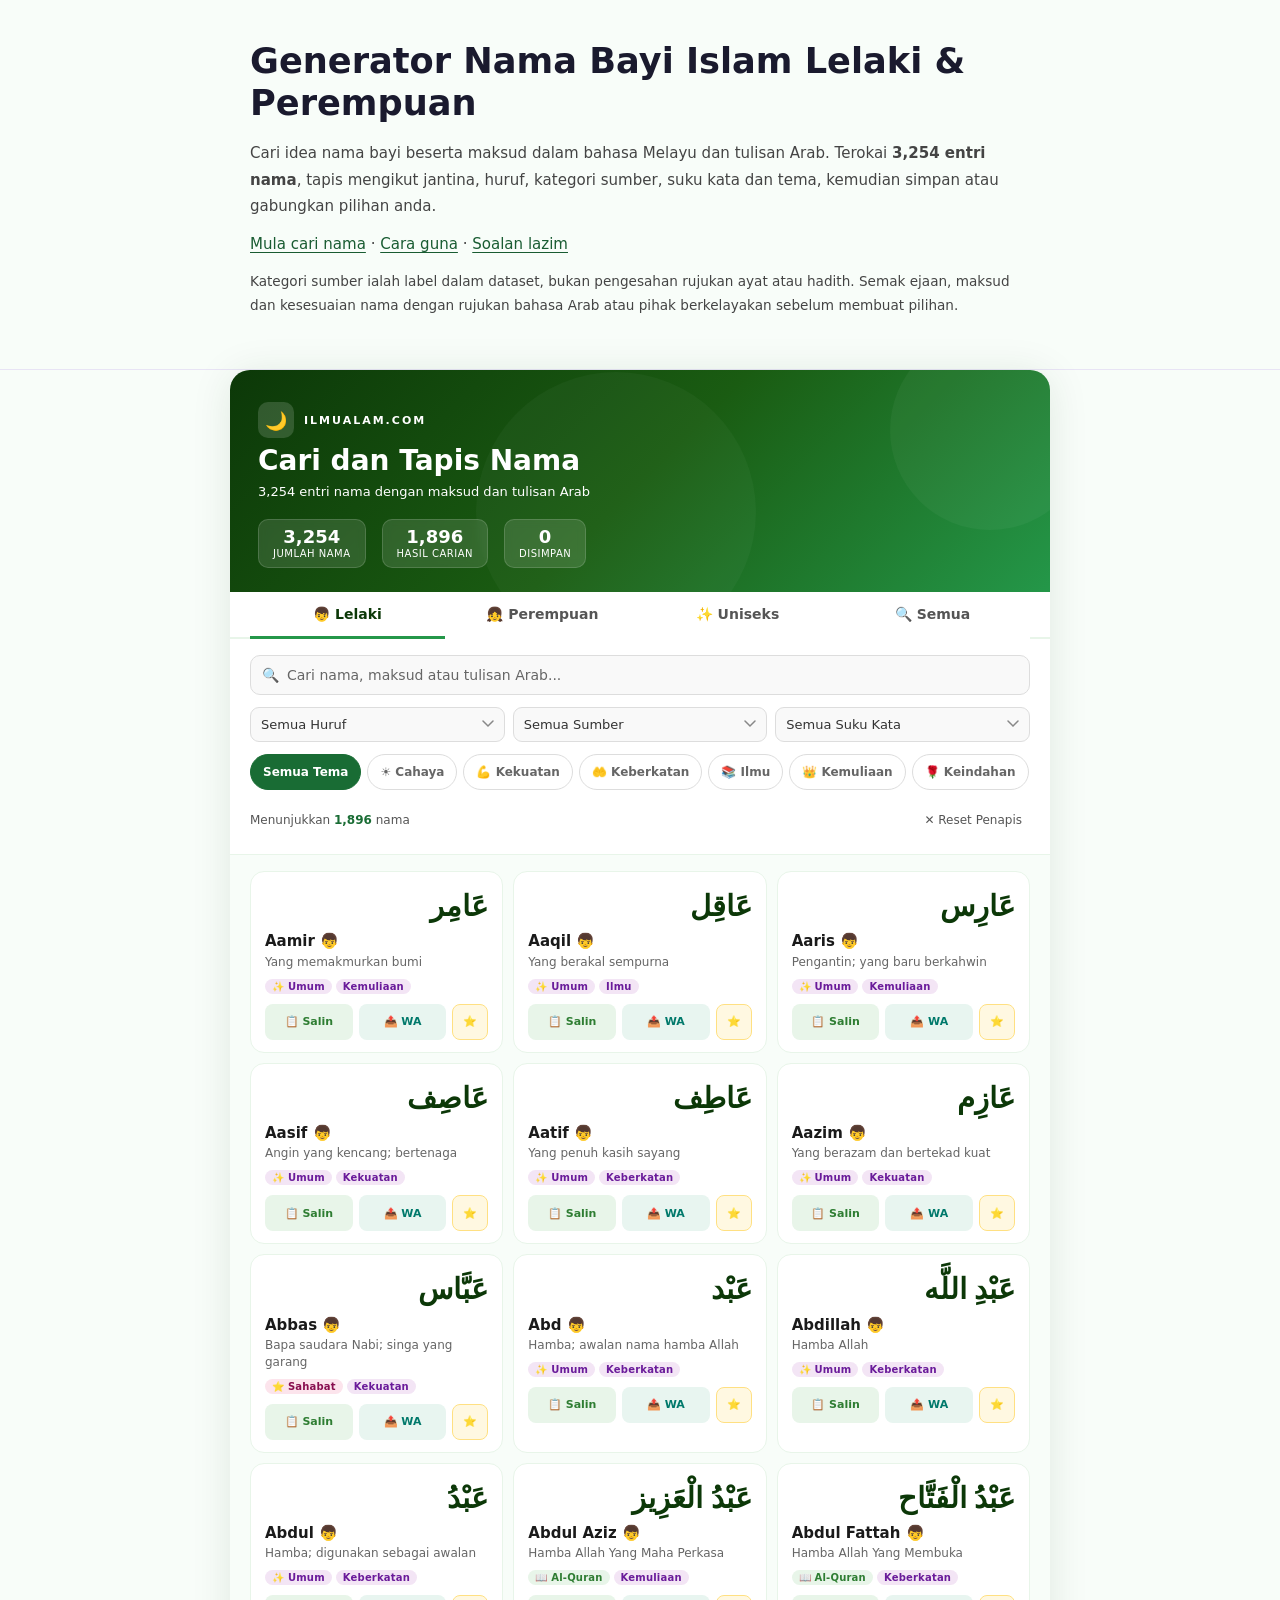
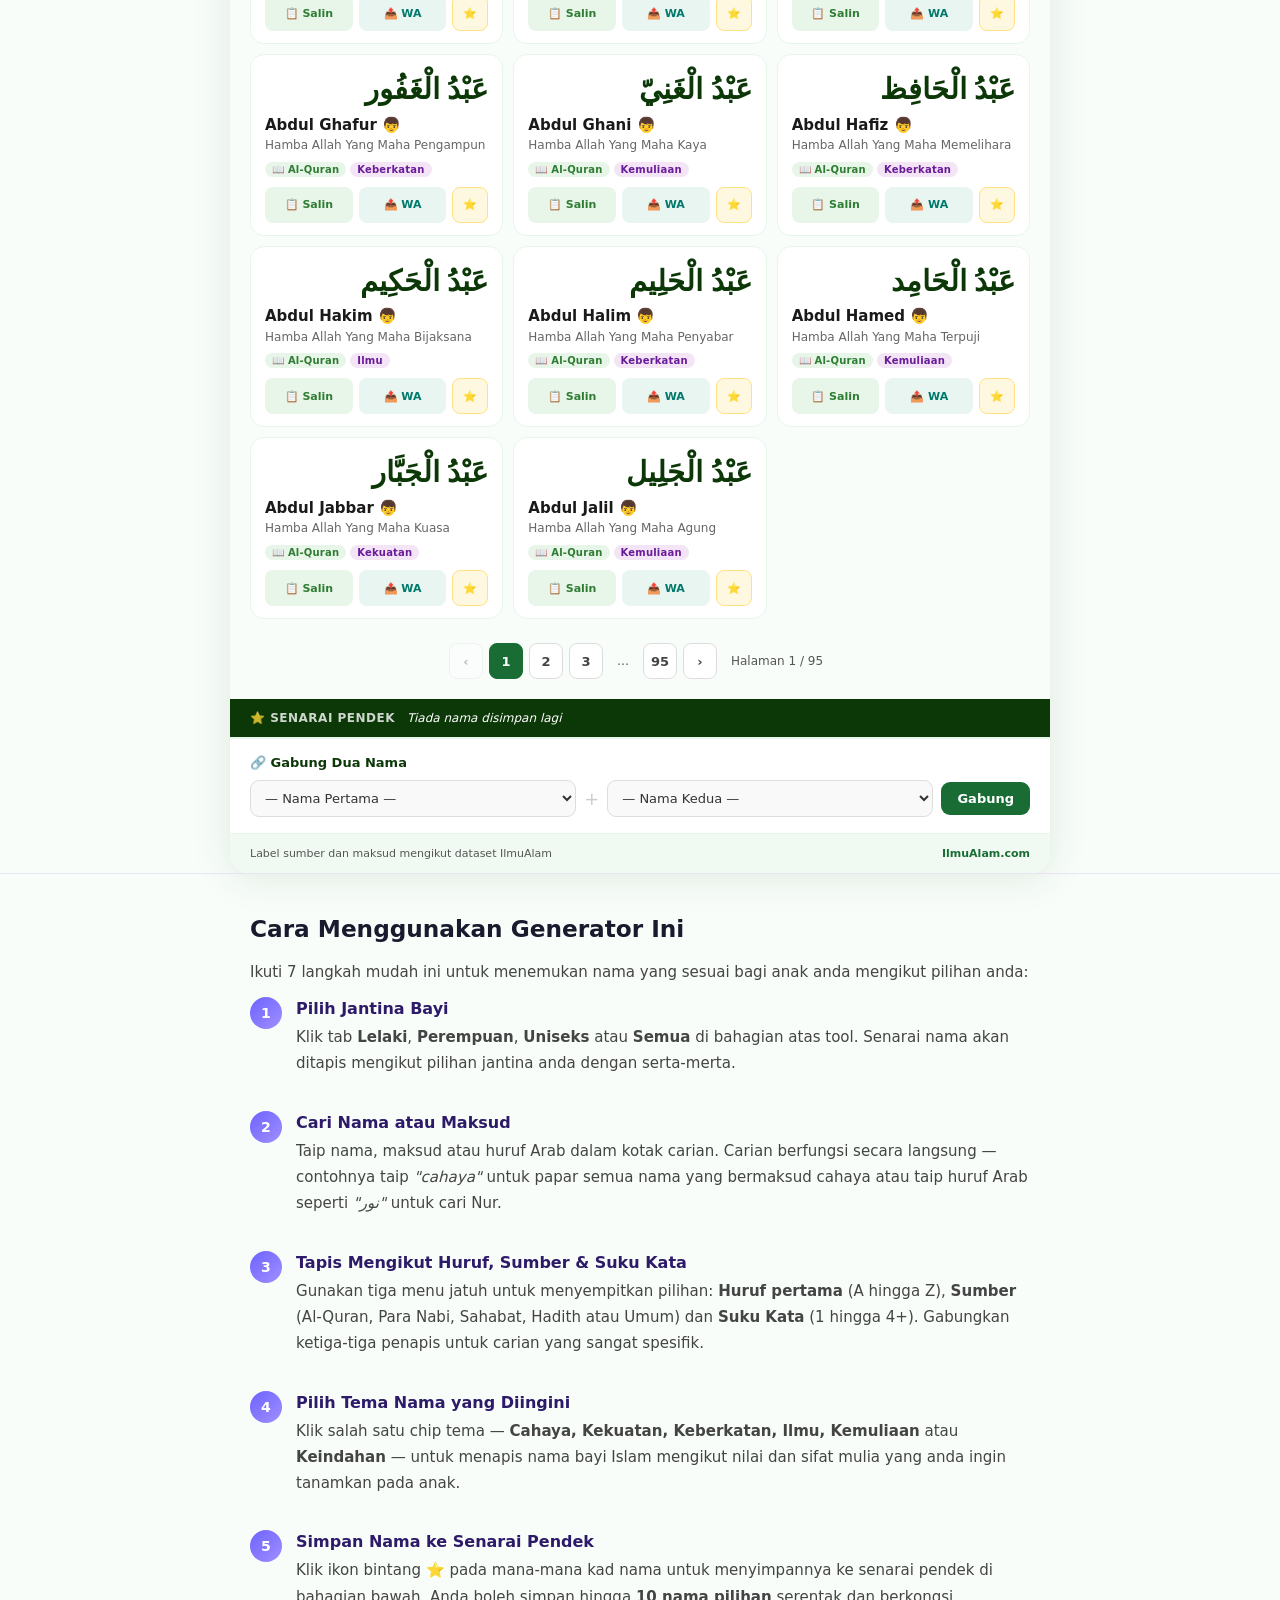
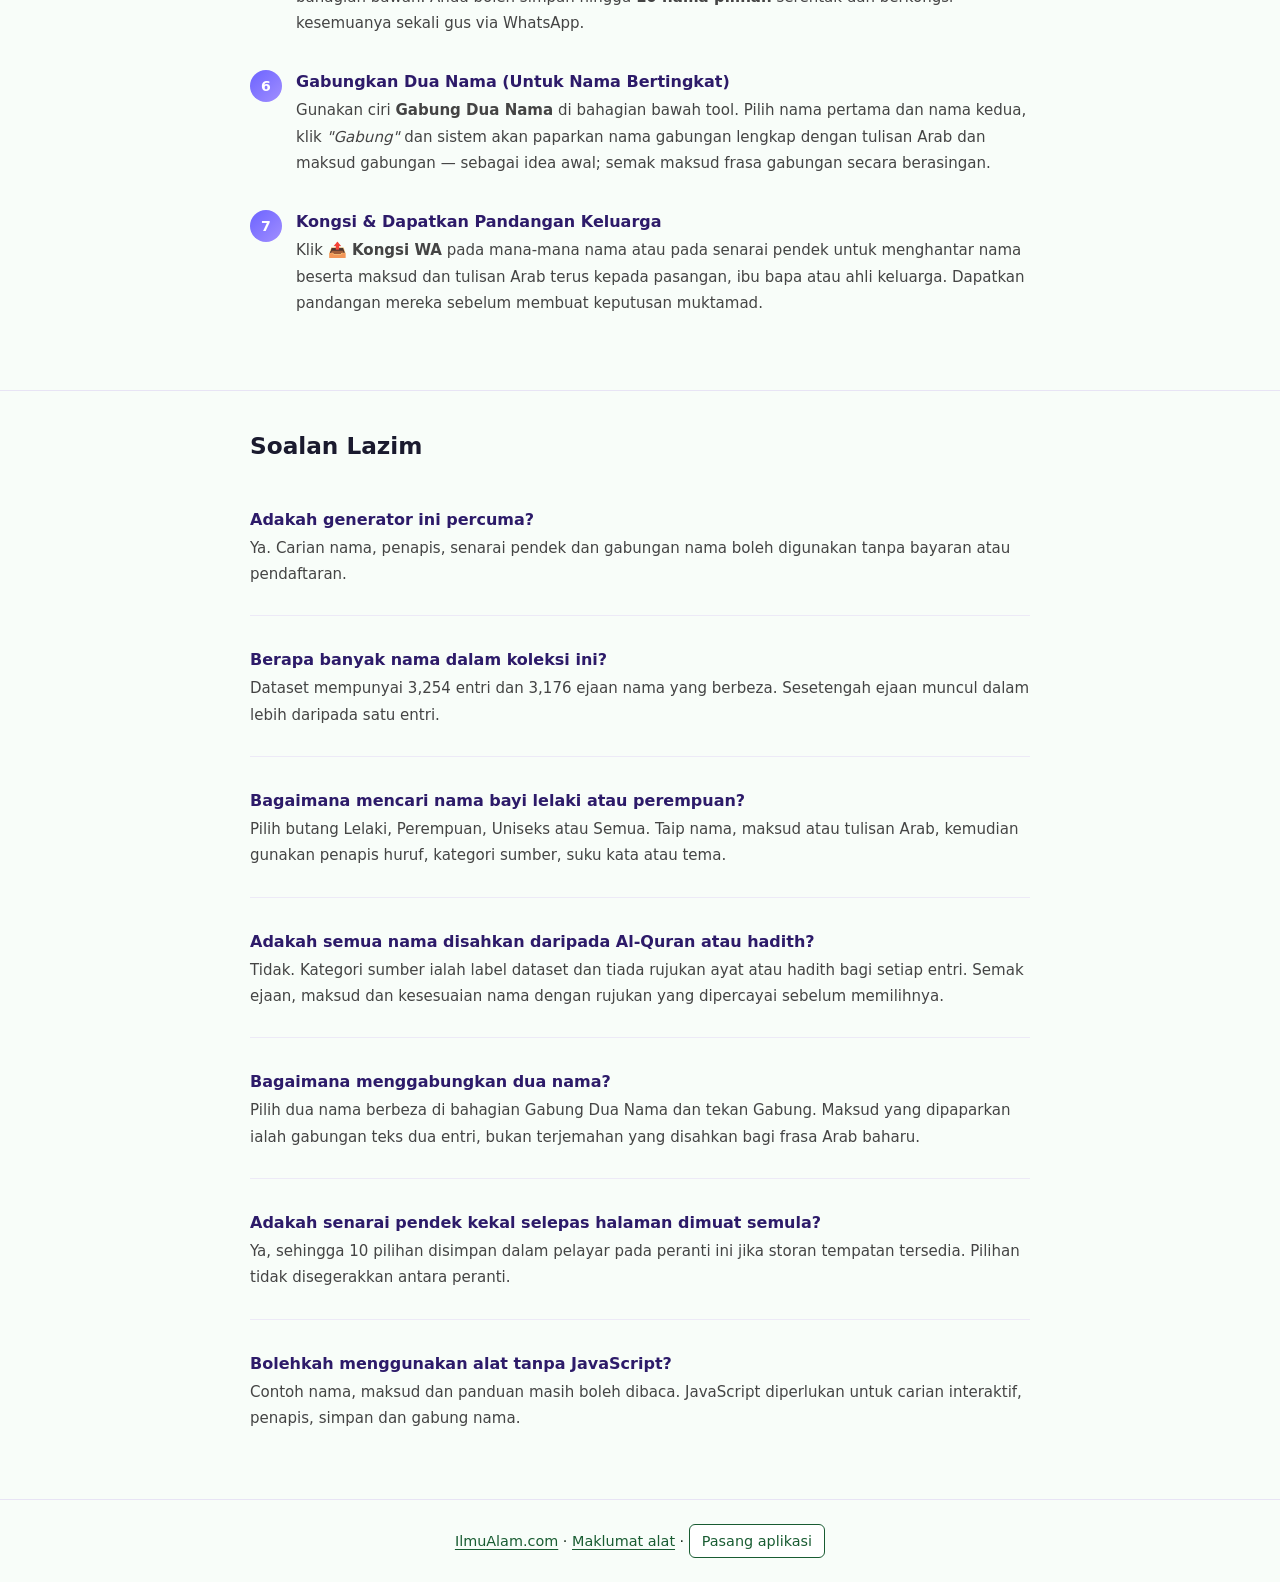
<file: index.html>
<!DOCTYPE html>
<html lang="ms">
<head>
    <meta charset="UTF-8">
    <meta name="viewport" content="width=device-width, initial-scale=1.0">
    <title>Generator Nama Bayi Islam &amp; Maksud | IlmuAlam</title>

    <meta name="description" content="Cari nama bayi Islam lelaki dan perempuan beserta maksud dan tulisan Arab. Tapis 3,254 entri mengikut huruf, tema dan suku kata. Percuma tanpa daftar.">
    <meta name="author" content="Ilmu Alam">
    <meta name="robots" content="index, follow, max-snippet:-1, max-image-preview:large, max-video-preview:-1">
    <meta name="language" content="ms">
    <meta name="geo.region" content="MY">
    <meta name="geo.placename" content="Malaysia">

    <meta property="og:title" content="Generator Nama Bayi Islam &amp; Maksud | IlmuAlam">
    <meta property="og:description" content="Cari nama bayi Islam lelaki dan perempuan beserta maksud dan tulisan Arab. Tapis 3,254 entri mengikut huruf, tema dan suku kata. Percuma tanpa daftar.">
    <meta property="og:type" content="website">
    <meta property="og:url" content="https://name.ilmualam.com/">
    <meta property="og:image" content="https://name.ilmualam.com/asset/icons/social.png">
    <meta property="og:image:width" content="1200">
    <meta property="og:image:height" content="630">
    <meta property="og:image:alt" content="Generator Nama Bayi Islam — IlmuAlam.com">
    <meta property="og:site_name" content="IlmuAlam.com">
    <meta property="og:locale" content="ms_MY">

    <meta name="twitter:card" content="summary_large_image">
    <meta name="twitter:image:alt" content="Generator Nama Bayi Islam oleh IlmuAlam">
    <meta name="theme-color" content="#0c3808">
    <meta name="twitter:site" content="@theilmualam">
    <meta name="twitter:title" content="Generator Nama Bayi Islam &amp; Maksud | IlmuAlam">
    <meta name="twitter:description" content="Cari nama bayi Islam lelaki dan perempuan beserta maksud dan tulisan Arab. Tapis 3,254 entri mengikut huruf, tema dan suku kata. Percuma tanpa daftar.">
    <meta name="twitter:image" content="https://name.ilmualam.com/asset/icons/social.png">

    <link rel="canonical" href="https://name.ilmualam.com/">

    <link rel="icon" type="image/png" sizes="96x96" href="/asset/icons/favicon-96x96.png">

    <style id="app-styles">.nbx-wrap{all:initial;display:block;font-family:system-ui,-apple-system,'Segoe UI',sans-serif;box-sizing:border-box;background:#f8fdf9;border-radius:20px;overflow:hidden;max-width:820px;margin:0 auto;box-shadow:0 4px 40px rgba(12,56,8,0.10);} .nbx-wrap *,.nbx-wrap *::before,.nbx-wrap *::after{box-sizing:border-box;margin:0;padding:0;} .nbx-header{background:linear-gradient(135deg,#0c3808 0%,#1a5c12 50%,#249749 100%);padding:32px 28px 24px;position:relative;overflow:hidden;} .nbx-header::before{content:'';position:absolute;top:-40px;right:-40px;width:200px;height:200px;border-radius:50%;background:rgba(255,255,255,0.04);} .nbx-header::after{content:'';position:absolute;bottom:-60px;left:30%;width:280px;height:280px;border-radius:50%;background:rgba(255,255,255,0.03);} .nbx-logo-row{display:flex;align-items:center;gap:10px;margin-bottom:6px;} .nbx-logo-icon{width:36px;height:36px;background:rgba(255,255,255,0.15);border-radius:10px;display:flex;align-items:center;justify-content:center;font-size:18px;} .nbx-logo-text{color:rgba(255,255,255,0.7);font-size:11px;font-weight:600;letter-spacing:2px;text-transform:uppercase;} .nbx-title{font-size:clamp(20px,4vw,28px);font-weight:800;color:#fff;line-height:1.2;position:relative;z-index:1;margin-bottom:6px;} .nbx-subtitle{color:rgba(255,255,255,0.75);font-size:13px;font-weight:400;position:relative;z-index:1;} .nbx-stats-row{display:flex;gap:16px;margin-top:20px;position:relative;z-index:1;flex-wrap:wrap;} .nbx-stat{background:rgba(255,255,255,0.12);border:1px solid rgba(255,255,255,0.15);border-radius:10px;padding:8px 14px;text-align:center;backdrop-filter:blur(4px);} .nbx-stat-num{font-size:18px;font-weight:800;color:#fff;line-height:1;} .nbx-stat-label{font-size:10px;color:rgba(255,255,255,0.65);font-weight:500;margin-top:2px;text-transform:uppercase;letter-spacing:0.5px;} .nbx-gender-bar{display:flex;background:#fff;border-bottom:2px solid #e8f5e9;padding:0 20px;} .nbx-gender-tab{flex:1;padding:14px 8px;text-align:center;font-size:14px;font-weight:700;color:#888;cursor:pointer;border-bottom:3px solid transparent;margin-bottom:-2px;transition:all 0.2s;display:flex;align-items:center;justify-content:center;gap:6px;user-select:none;} .nbx-gender-tab.active{color:#0c3808;border-bottom-color:#249749;} .nbx-gender-tab:hover:not(.active){color:#249749;} .nbx-filters{background:#fff;padding:16px 20px;border-bottom:1px solid #e8f5e9;display:flex;flex-direction:column;gap:12px;} .nbx-search-row{position:relative;} .nbx-search-icon{position:absolute;left:12px;top:50%;transform:translateY(-50%);color:#aaa;font-size:14px;pointer-events:none;} .nbx-search-input{width:100%;padding:11px 12px 11px 36px;border:1.5px solid #ddd;border-radius:10px;font-size:14px;font-family:inherit;outline:none;transition:border-color 0.2s;background:#f9f9f9;color:#222;} .nbx-search-input:focus{border-color:#249749;background:#fff;} .nbx-search-input::placeholder{color:#bbb;} .nbx-filter-row{display:flex;gap:8px;flex-wrap:wrap;} .nbx-select{flex:1;min-width:120px;padding:9px 10px;border:1.5px solid #ddd;border-radius:9px;font-size:13px;font-family:inherit;outline:none;background:#f9f9f9;color:#333;cursor:pointer;transition:border-color 0.2s;appearance:none;background-image:url("data:image/svg+xml,%3Csvg xmlns='http://www.w3.org/2000/svg' width='12' height='8' viewBox='0 0 12 8'%3E%3Cpath d='M1 1l5 5 5-5' stroke='%23888' stroke-width='1.5' fill='none' stroke-linecap='round'/%3E%3C/svg%3E");background-repeat:no-repeat;background-position:right 10px center;padding-right:28px;} .nbx-select:focus{border-color:#249749;background-color:#fff;} .nbx-filter-chips{display:flex;gap:6px;flex-wrap:wrap;} .nbx-chip{padding:5px 12px;border-radius:20px;border:1.5px solid #ddd;font-size:12px;font-weight:600;cursor:pointer;transition:all 0.15s;background:#fff;color:#666;user-select:none;} .nbx-chip:hover{border-color:#249749;color:#249749;} .nbx-chip.active{background:#249749;border-color:#249749;color:#fff;} .nbx-filter-actions{display:flex;justify-content:space-between;align-items:center;} .nbx-result-count{font-size:12px;color:#888;font-weight:500;} .nbx-result-count span{color:#249749;font-weight:700;} .nbx-clear-btn{font-size:12px;color:#aaa;cursor:pointer;border:none;background:none;font-family:inherit;padding:4px 8px;border-radius:6px;transition:all 0.15s;} .nbx-clear-btn:hover{color:#e53935;background:#fff0f0;} .nbx-grid-wrap{padding:16px 20px 8px;background:#f8fdf9;} .nbx-grid{display:grid;grid-template-columns:repeat(auto-fill,minmax(220px,1fr));gap:10px;} .nbx-card{background:#fff;border-radius:14px;padding:14px 14px 12px;border:1.5px solid #e8f5e9;transition:all 0.2s;cursor:pointer;position:relative;overflow:hidden;} .nbx-card::before{content:'';position:absolute;top:0;left:0;width:3px;height:100%;background:#249749;opacity:0;transition:opacity 0.2s;} .nbx-card:hover{border-color:#249749;box-shadow:0 4px 16px rgba(36,151,73,0.12);transform:translateY(-1px);} .nbx-card:hover::before{opacity:1;} .nbx-card.saved{border-color:#249749;background:#f0faf2;} .nbx-card.saved::before{opacity:1;background:#f9a825;} .nbx-card-arabic{font-family:'Traditional Arabic','Noto Naskh Arabic',serif;font-size:1.8rem;color:#0c3808;font-weight:600;text-align:right;line-height:1.4;margin-bottom:6px;direction:rtl;} .nbx-card-name{font-size:15px;font-weight:800;color:#1a1a1a;margin-bottom:2px;} .nbx-card-meaning{font-size:12px;color:#666;line-height:1.4;margin-bottom:8px;} .nbx-card-tags{display:flex;gap:4px;flex-wrap:wrap;margin-bottom:10px;} .nbx-tag{font-size:10px;padding:2px 7px;border-radius:10px;font-weight:600;letter-spacing:0.2px;} .nbx-tag-quran{background:#e8f5e9;color:#2e7d32;} .nbx-tag-nabi{background:#fff3e0;color:#e65100;} .nbx-tag-hadith{background:#e3f2fd;color:#1565c0;} .nbx-tag-umum{background:#f3e5f5;color:#6a1b9a;} .nbx-tag-sahabat{background:#fce4ec;color:#880e4f;} .nbx-card-actions{display:flex;gap:6px;} .nbx-btn-copy,.nbx-btn-wa,.nbx-btn-save{flex:1;padding:7px 4px;border-radius:8px;border:none;font-size:11px;font-weight:700;cursor:pointer;transition:all 0.15s;font-family:inherit;display:flex;align-items:center;justify-content:center;gap:3px;} .nbx-btn-copy{background:#e8f5e9;color:#2e7d32;} .nbx-btn-copy:hover{background:#249749;color:#fff;} .nbx-btn-copy.copied{background:#1b5e20;color:#fff;} .nbx-btn-wa{background:#e8f5f0;color:#00796b;} .nbx-btn-wa:hover{background:#25d366;color:#fff;} .nbx-btn-save{background:#fff8e1;color:#f9a825;border:1.5px solid #ffe082;flex:0 0 36px;} .nbx-btn-save:hover{background:#f9a825;color:#fff;border-color:#f9a825;} .nbx-btn-save.saved{background:#f9a825;color:#fff;border-color:#f9a825;} .nbx-empty{text-align:center;padding:48px 20px;color:#aaa;} .nbx-empty-icon{font-size:40px;margin-bottom:12px;} .nbx-empty-title{font-size:16px;font-weight:700;color:#888;margin-bottom:6px;} .nbx-empty-sub{font-size:13px;} .nbx-pagination{display:flex;align-items:center;justify-content:center;gap:6px;padding:16px 20px 20px;flex-wrap:wrap;} .nbx-page-btn{width:34px;height:34px;border-radius:8px;border:1.5px solid #ddd;background:#fff;font-size:13px;font-weight:700;cursor:pointer;font-family:inherit;color:#444;transition:all 0.15s;display:flex;align-items:center;justify-content:center;} .nbx-page-btn:hover{border-color:#249749;color:#249749;} .nbx-page-btn.active{background:#249749;border-color:#249749;color:#fff;} .nbx-page-btn:disabled{opacity:0.35;cursor:not-allowed;} .nbx-page-info{font-size:12px;color:#888;padding:0 8px;} .nbx-shortlist-bar{background:#0c3808;padding:12px 20px;display:flex;align-items:center;justify-content:space-between;gap:12px;flex-wrap:wrap;} .nbx-shortlist-label{font-size:12px;font-weight:700;color:rgba(255,255,255,0.8);text-transform:uppercase;letter-spacing:0.5px;} .nbx-shortlist-names{display:flex;gap:6px;flex-wrap:wrap;flex:1;} .nbx-shortlist-pill{background:rgba(255,255,255,0.12);color:#fff;font-size:11px;font-weight:700;padding:4px 10px;border-radius:20px;display:flex;align-items:center;gap:4px;} .nbx-shortlist-remove{cursor:pointer;opacity:0.6;transition:opacity 0.15s;font-size:12px;} .nbx-shortlist-remove:hover{opacity:1;} .nbx-shortlist-wa{padding:8px 14px;background:#25d366;color:#fff;border:none;border-radius:8px;font-size:12px;font-weight:700;cursor:pointer;font-family:inherit;white-space:nowrap;transition:background 0.15s;} .nbx-shortlist-wa:hover{background:#1db954;} .nbx-shortlist-empty{font-size:12px;color:rgba(255,255,255,0.5);flex:1;font-style:italic;} .nbx-combiner{background:#fff;border-top:2px solid #e8f5e9;padding:16px 20px;} .nbx-combiner-title{font-size:13px;font-weight:800;color:#0c3808;margin-bottom:10px;display:flex;align-items:center;gap:6px;} .nbx-combiner-row{display:flex;gap:8px;align-items:center;flex-wrap:wrap;} .nbx-combiner-select{flex:1;min-width:130px;padding:9px 10px;border:1.5px solid #ddd;border-radius:9px;font-size:13px;font-family:inherit;outline:none;background:#f9f9f9;color:#333;cursor:pointer;} .nbx-combiner-select:focus{border-color:#249749;} .nbx-combiner-plus{font-size:18px;color:#ccc;font-weight:300;} .nbx-combine-btn{padding:9px 16px;background:#249749;color:#fff;border:none;border-radius:9px;font-size:13px;font-weight:700;cursor:pointer;font-family:inherit;transition:background 0.15s;white-space:nowrap;} .nbx-combine-btn:hover{background:#1a7a38;} .nbx-combine-result{margin-top:12px;background:#f0faf2;border:1.5px solid #c8e6c9;border-radius:12px;padding:14px 16px;display:none;} .nbx-combine-result.show{display:block;} .nbx-combine-result-name{font-size:20px;font-weight:800;color:#0c3808;margin-bottom:4px;} .nbx-combine-result-arabic{font-family:'Traditional Arabic','Noto Naskh Arabic',serif;font-size:24px;color:#249749;direction:rtl;text-align:right;margin-bottom:6px;} .nbx-combine-result-meaning{font-size:13px;color:#555;line-height:1.5;} .nbx-combine-result-actions{display:flex;gap:8px;margin-top:10px;} .nbx-combine-copy,.nbx-combine-wa{padding:8px 14px;border-radius:8px;border:none;font-size:12px;font-weight:700;cursor:pointer;font-family:inherit;transition:all 0.15s;} .nbx-combine-copy{background:#e8f5e9;color:#2e7d32;} .nbx-combine-copy:hover{background:#249749;color:#fff;} .nbx-combine-wa{background:#e8f5f0;color:#00796b;} .nbx-combine-wa:hover{background:#25d366;color:#fff;} .nbx-footer{background:#f0faf2;padding:12px 20px;border-top:1px solid #e8f5e9;display:flex;align-items:center;justify-content:space-between;flex-wrap:wrap;gap:8px;} .nbx-footer-note{font-size:11px;color:#aaa;line-height:1.4;} .nbx-footer-brand{font-size:11px;font-weight:700;color:#249749;} .nbx-loading{text-align:center;padding:60px 20px;color:#249749;} .nbx-spinner{width:32px;height:32px;border:3px solid #e8f5e9;border-top-color:#249749;border-radius:50%;animation:nbxSpin 0.8s linear infinite;margin:0 auto 12px;} @keyframes nbxSpin{ to{transform:rotate(360deg);} } @media (max-width:580px){ .nbx-header{padding:24px 16px 20px;} .nbx-filters,.nbx-grid-wrap,.nbx-pagination,.nbx-combiner{padding-left:14px;padding-right:14px;} .nbx-grid{grid-template-columns:1fr 1fr;gap:8px;} .nbx-stats-row{gap:8px;} .nbx-card-arabic{font-size:18px;} } @media (max-width:400px){ .nbx-grid{grid-template-columns:1fr;} .nbx-filter-row{flex-direction:column;} .nbx-combiner-row{flex-direction:column;} .nbx-combiner-select{min-width:100%;} } body{margin:0;background:#f8fdf9;color:#192b1c;font-family:system-ui,-apple-system,'Segoe UI',sans-serif}button,input,select{font:inherit}button{touch-action:manipulation} .nbx-wrap{font-family:system-ui,-apple-system,'Segoe UI',sans-serif}.nbx-gender-tab{border:0;border-bottom:3px solid transparent;background:#fff;font-family:inherit}.nbx-chip.active,.nbx-page-btn.active,.nbx-combine-btn{background:#196c34;border-color:#196c34}.nbx-shortlist-wa{background:#196c34}.nbx-gender-tab,.nbx-result-count,.nbx-page-info,.nbx-clear-btn,.nbx-footer-note,.nbx-empty,.nbx-empty-title{color:#555}.nbx-search-input::placeholder{color:#666}.nbx-stat-label,.nbx-subtitle,.nbx-logo-text,.nbx-shortlist-empty{color:#fff}.nbx-tag-nabi{color:#a13a00}.nbx-btn-save{color:#805000}.nbx-btn-save.saved{background:#ffe082;color:#594000}.nbx-chip{min-height:36px}.nbx-btn-copy,.nbx-btn-wa,.nbx-btn-save,.nbx-clear-btn,.nbx-page-btn{min-height:36px}.nbx-shortlist-remove{border:0;background:transparent;color:#fff;opacity:1;padding:5px;min-width:28px;min-height:28px}.nbx-footer-brand,.nbx-result-count span,.nbx-combine-result-arabic{color:#196c34}.nbx-card{cursor:default}.nbx-card-name{line-height:1.3} button:focus-visible,a:focus-visible,input:focus-visible,select:focus-visible{outline:3px solid #5b21b6;outline-offset:3px}.skip-link{position:absolute;left:12px;top:-100px;background:white;padding:12px;z-index:10}.skip-link:focus{top:12px}.seo-wrap{font-family:system-ui,-apple-system,'Segoe UI',sans-serif}.seo-wrap h1{font-size:clamp(1.65rem,4vw,2.2rem);line-height:1.2;margin:0 0 16px}.seo-wrap a,.site-footer a{color:#195c32;text-underline-offset:3px}.data-note{font-size:.85rem!important}.site-footer{text-align:center;padding:24px;font-size:.9rem} @media(prefers-reduced-motion:reduce){*,*::before,*::after{animation:none!important;transition:none!important;scroll-behavior:auto!important}}
.nbx-grid-wrap{content-visibility:auto;contain-intrinsic-size:auto 2400px}.seo-step-num{background:#5b21b6}

#pwaNotice{position:fixed;z-index:20;bottom:16px;left:16px;right:16px;max-width:540px;margin:auto;padding:16px;background:#fff;border:2px solid #0c3808;border-radius:12px;box-shadow:0 4px 24px #0002}#pwaNotice p{margin:0 0 12px}#pwaNotice div{display:flex;gap:8px}#pwaNotice button,#pwaInstall{border:1px solid #195c32;border-radius:6px;padding:8px 12px;background:#fff;color:#195c32;cursor:pointer}#pwaNotice[hidden],#pwaInstall[hidden],#pwaUpdate[hidden]{display:none}</style>

    <style>
        .seo-wrap{max-width:780px;margin:0 auto;padding:40px 20px;font-family:system-ui,-apple-system,'Segoe UI',sans-serif;color:#1a1a2e}
        .seo-wrap h2{font-size:1.45rem;font-weight:700;color:#1a1a2e;margin:0 0 14px;line-height:1.3}
        .seo-wrap h3{font-size:1rem;font-weight:600;color:#2d1b69;margin:18px 0 6px}
        .seo-wrap p{font-size:.94rem;line-height:1.75;color:#444;margin:0 0 12px}
        .seo-wrap ul,.seo-wrap ol{padding-left:20px;margin:0 0 14px}
        .seo-wrap li{font-size:.94rem;line-height:1.75;color:#444;margin-bottom:6px}
        .seo-feat-grid{display:grid;grid-template-columns:repeat(auto-fit,minmax(170px,1fr));gap:12px;margin:20px 0}
        .seo-feat-item{background:#f4f2ff;border-radius:12px;padding:16px 14px}
        .seo-feat-item strong{display:block;font-size:.93rem;color:#2d1b69;margin-bottom:6px}
        .seo-feat-item p{font-size:.85rem;color:#666;margin:0}
        .seo-divider{border:none;border-top:1px solid #e8e4f5;margin:0}
        .seo-step{display:flex;gap:14px;margin-bottom:22px;align-items:flex-start}
        .seo-step-num{flex-shrink:0;width:32px;height:32px;background:linear-gradient(135deg,#6c63ff,#a18fff);color:#fff;border-radius:50%;display:flex;align-items:center;justify-content:center;font-weight:700;font-size:.88rem}
        .seo-step-body h3{margin-top:2px}
        .seo-faq-item{border-bottom:1px solid #edeaf7;padding:16px 0}
        .seo-faq-item:last-child{border-bottom:none}
        .seo-faq-q{font-weight:600;color:#2d1b69;font-size:.97rem;margin-bottom:8px}
        .seo-faq-a{font-size:.92rem;color:#555;line-height:1.75}
        .seo-closing-box{background:linear-gradient(135deg,#f4f2ff,#fff);border:1px solid #ddd9f5;border-radius:14px;padding:24px 20px}
        @media(max-width:480px){.seo-feat-grid{grid-template-columns:1fr 1fr}.seo-wrap{padding:28px 16px}}
    </style>

<script type="application/ld+json">{"@context":"https://schema.org","@graph":[{"@type":"WebSite","@id":"https://name.ilmualam.com/#website","url":"https://name.ilmualam.com/","name":"IlmuAlam Nama Bayi","inLanguage":"ms"},{"@type":"WebPage","@id":"https://name.ilmualam.com/#webpage","url":"https://name.ilmualam.com/","name":"Generator Nama Bayi Islam Lelaki & Perempuan","description":"Cari nama bayi Islam lelaki dan perempuan beserta maksud dan tulisan Arab. Tapis 3,254 entri mengikut huruf, tema dan suku kata. Percuma tanpa daftar.","inLanguage":"ms","isPartOf":{"@id":"https://name.ilmualam.com/#website"},"mainEntity":{"@id":"https://name.ilmualam.com/#app"},"dateModified":"2026-10-09"},{"@type":"WebApplication","@id":"https://name.ilmualam.com/#app","url":"https://name.ilmualam.com/","name":"Generator Nama Bayi Islam","description":"Cari nama bayi Islam lelaki dan perempuan beserta maksud dan tulisan Arab. Tapis 3,254 entri mengikut huruf, tema dan suku kata. Percuma tanpa daftar.","applicationCategory":"LifestyleApplication","operatingSystem":"Any","inLanguage":"ms","isAccessibleForFree":true,"offers":{"@type":"Offer","price":"0","priceCurrency":"MYR"},"creator":{"@type":"Organization","name":"IlmuAlam","url":"https://www.ilmualam.com/"},"featureList":["Carian nama dan maksud","Penapis jantina, huruf, sumber, suku kata dan tema","Senarai pendek pada peranti","Gabung dua nama","Salin dan kongsi WhatsApp"]},{"@type":"FAQPage","@id":"https://name.ilmualam.com/#faq","mainEntity":[{"@type":"Question","name":"Adakah generator ini percuma?","acceptedAnswer":{"@type":"Answer","text":"Ya. Carian nama, penapis, senarai pendek dan gabungan nama boleh digunakan tanpa bayaran atau pendaftaran."}},{"@type":"Question","name":"Berapa banyak nama dalam koleksi ini?","acceptedAnswer":{"@type":"Answer","text":"Dataset mempunyai 3,254 entri dan 3,176 ejaan nama yang berbeza. Sesetengah ejaan muncul dalam lebih daripada satu entri."}},{"@type":"Question","name":"Bagaimana mencari nama bayi lelaki atau perempuan?","acceptedAnswer":{"@type":"Answer","text":"Pilih butang Lelaki, Perempuan, Uniseks atau Semua. Taip nama, maksud atau tulisan Arab, kemudian gunakan penapis huruf, kategori sumber, suku kata atau tema."}},{"@type":"Question","name":"Adakah semua nama disahkan daripada Al-Quran atau hadith?","acceptedAnswer":{"@type":"Answer","text":"Tidak. Kategori sumber ialah label dataset dan tiada rujukan ayat atau hadith bagi setiap entri. Semak ejaan, maksud dan kesesuaian nama dengan rujukan yang dipercayai sebelum memilihnya."}},{"@type":"Question","name":"Bagaimana menggabungkan dua nama?","acceptedAnswer":{"@type":"Answer","text":"Pilih dua nama berbeza di bahagian Gabung Dua Nama dan tekan Gabung. Maksud yang dipaparkan ialah gabungan teks dua entri, bukan terjemahan yang disahkan bagi frasa Arab baharu."}},{"@type":"Question","name":"Adakah senarai pendek kekal selepas halaman dimuat semula?","acceptedAnswer":{"@type":"Answer","text":"Ya, sehingga 10 pilihan disimpan dalam pelayar pada peranti ini jika storan tempatan tersedia. Pilihan tidak disegerakkan antara peranti."}},{"@type":"Question","name":"Bolehkah menggunakan alat tanpa JavaScript?","acceptedAnswer":{"@type":"Answer","text":"Contoh nama, maksud dan panduan masih boleh dibaca. JavaScript diperlukan untuk carian interaktif, penapis, simpan dan gabung nama."}}]}]}</script>
<link rel="manifest" href="/manifest.webmanifest">
<link rel="apple-touch-icon" sizes="180x180" href="/asset/pwa/icons/apple-touch-icon.png">
<meta name="apple-mobile-web-app-title" content="Nama Bayi">
</head>
<body>
<a class="skip-link" href="#main">Langkau ke kandungan</a>
<main id="main">

<section class="seo-wrap" id="seo-intro" aria-labelledby="page-title">
<h1 id="page-title">Generator Nama Bayi Islam Lelaki &amp; Perempuan</h1>
<p>Cari idea nama bayi beserta maksud dalam bahasa Melayu dan tulisan Arab. Terokai <strong>3,254 entri nama</strong>, tapis mengikut jantina, huruf, kategori sumber, suku kata dan tema, kemudian simpan atau gabungkan pilihan anda.</p>
<p><a href="#nbxWrap">Mula cari nama</a> · <a href="#cara-guna">Cara guna</a> · <a href="#faq">Soalan lazim</a></p>
<p class="data-note">Kategori sumber ialah label dalam dataset, bukan pengesahan rujukan ayat atau hadith. Semak ejaan, maksud dan kesesuaian nama dengan rujukan bahasa Arab atau pihak berkelayakan sebelum membuat pilihan.</p>
</section>

<hr class="seo-divider">

<noscript><p class="seo-wrap">JavaScript diperlukan untuk penapis dan gabungan nama. Contoh di bawah boleh dibaca tanpa JavaScript.</p></noscript>
<div class="nbx-wrap" id="nbxWrap">

    <div class="nbx-header">
        <div class="nbx-logo-row">
            <div class="nbx-logo-icon">🌙</div>
            <div class="nbx-logo-text">IlmuAlam.com</div>
        </div>
        <h2 class="nbx-title">Cari dan Tapis Nama</h2>
        <div class="nbx-subtitle">3,254 entri nama dengan maksud dan tulisan Arab</div>
        <div class="nbx-stats-row">
            <div class="nbx-stat">
                <div class="nbx-stat-num" id="statTotal">3,254</div>
                <div class="nbx-stat-label">Jumlah Nama</div>
            </div>
            <div class="nbx-stat">
                <div class="nbx-stat-num" id="statFiltered">—</div>
                <div class="nbx-stat-label">Hasil Carian</div>
            </div>
            <div class="nbx-stat">
                <div class="nbx-stat-num" id="statSaved">0</div>
                <div class="nbx-stat-label">Disimpan</div>
            </div>
        </div>
    </div>

    <div class="nbx-gender-bar">
        <button type="button" class="nbx-gender-tab active" data-gender="L" onclick="nbxSetGender('L')" aria-pressed="true">👦 Lelaki</button>
        <button type="button" class="nbx-gender-tab" data-gender="P" onclick="nbxSetGender('P')" aria-pressed="false">👧 Perempuan</button>
        <button type="button" class="nbx-gender-tab" data-gender="U" onclick="nbxSetGender('U')" aria-pressed="false">✨ Uniseks</button>
        <button type="button" class="nbx-gender-tab" data-gender="ALL" onclick="nbxSetGender('ALL')" aria-pressed="false">🔍 Semua</button>
    </div>

    <div class="nbx-filters">
        <div class="nbx-search-row">
            <span class="nbx-search-icon">🔍</span>
            <input type="text" class="nbx-search-input" id="nbxSearch" aria-label="Cari nama, maksud atau tulisan Arab"
                   placeholder="Cari nama, maksud atau tulisan Arab..."
                   oninput="nbxOnSearch()" autocomplete="off">
        </div>
        <div class="nbx-filter-row">
            <select class="nbx-select" id="nbxHuruf" aria-label="Huruf pertama" onchange="nbxFilter()">
                <option value="">Semua Huruf</option>
            </select>
            <select class="nbx-select" id="nbxSumber" aria-label="Kategori sumber dalam dataset" onchange="nbxFilter()">
                <option value="">Semua Sumber</option>
                <option value="quran">📖 Al-Quran</option>
                <option value="nabi">🌟 Para Nabi</option>
                <option value="sahabat">⭐ Sahabat</option>
                <option value="hadith">📜 Hadith</option>
                <option value="umum">✨ Umum</option>
            </select>
            <select class="nbx-select" id="nbxSuku" aria-label="Bilangan suku kata" onchange="nbxFilter()">
                <option value="">Semua Suku Kata</option>
                <option value="1">1 Suku Kata</option>
                <option value="2">2 Suku Kata</option>
                <option value="3">3 Suku Kata</option>
                <option value="4">4+ Suku Kata</option>
            </select>
        </div>
        <div class="nbx-filter-chips">
            <button type="button" class="nbx-chip active" onclick="nbxSetTheme(this,'')" aria-pressed="true">Semua Tema</button>
            <button type="button" class="nbx-chip" onclick="nbxSetTheme(this,'cahaya')" aria-pressed="false">☀️ Cahaya</button>
            <button type="button" class="nbx-chip" onclick="nbxSetTheme(this,'kekuatan')" aria-pressed="false">💪 Kekuatan</button>
            <button type="button" class="nbx-chip" onclick="nbxSetTheme(this,'keberkatan')" aria-pressed="false">🤲 Keberkatan</button>
            <button type="button" class="nbx-chip" onclick="nbxSetTheme(this,'ilmu')" aria-pressed="false">📚 Ilmu</button>
            <button type="button" class="nbx-chip" onclick="nbxSetTheme(this,'kemuliaan')" aria-pressed="false">👑 Kemuliaan</button>
            <button type="button" class="nbx-chip" onclick="nbxSetTheme(this,'keindahan')" aria-pressed="false">🌹 Keindahan</button>
        </div>
        <div class="nbx-filter-actions">
            <div class="nbx-result-count" role="status" aria-live="polite" aria-atomic="true">Menunjukkan <span id="nbxCount">0</span> nama</div>
            <button class="nbx-clear-btn" onclick="nbxClearFilters()">✕ Reset Penapis</button>
        </div>
    </div>

    <div id="nbxLoading" class="nbx-loading" style="display:none" role="status">
        <div class="nbx-spinner"></div>
        <div>Memuatkan 3,254 nama Islam...</div>
    </div>

    <div class="nbx-grid-wrap" id="nbxGridWrap">
        <div class="nbx-grid" id="nbxGrid"><article class="nbx-card"><div class="nbx-card-arabic" lang="ar" dir="rtl">عَامِر</div><h3 class="nbx-card-name">Aamir</h3><p class="nbx-card-meaning">Yang memakmurkan bumi</p></article><article class="nbx-card"><div class="nbx-card-arabic" lang="ar" dir="rtl">عَاقِل</div><h3 class="nbx-card-name">Aaqil</h3><p class="nbx-card-meaning">Yang berakal sempurna</p></article><article class="nbx-card"><div class="nbx-card-arabic" lang="ar" dir="rtl">عَارِس</div><h3 class="nbx-card-name">Aaris</h3><p class="nbx-card-meaning">Pengantin; yang baru berkahwin</p></article><article class="nbx-card"><div class="nbx-card-arabic" lang="ar" dir="rtl">عَاصِف</div><h3 class="nbx-card-name">Aasif</h3><p class="nbx-card-meaning">Angin yang kencang; bertenaga</p></article><article class="nbx-card"><div class="nbx-card-arabic" lang="ar" dir="rtl">عَاطِف</div><h3 class="nbx-card-name">Aatif</h3><p class="nbx-card-meaning">Yang penuh kasih sayang</p></article><article class="nbx-card"><div class="nbx-card-arabic" lang="ar" dir="rtl">عَازِم</div><h3 class="nbx-card-name">Aazim</h3><p class="nbx-card-meaning">Yang berazam dan bertekad kuat</p></article><article class="nbx-card"><div class="nbx-card-arabic" lang="ar" dir="rtl">عَبَّاس</div><h3 class="nbx-card-name">Abbas</h3><p class="nbx-card-meaning">Bapa saudara Nabi; singa yang garang</p></article><article class="nbx-card"><div class="nbx-card-arabic" lang="ar" dir="rtl">عَبْد</div><h3 class="nbx-card-name">Abd</h3><p class="nbx-card-meaning">Hamba; awalan nama hamba Allah</p></article><article class="nbx-card"><div class="nbx-card-arabic" lang="ar" dir="rtl">عَبْدِ اللَّه</div><h3 class="nbx-card-name">Abdillah</h3><p class="nbx-card-meaning">Hamba Allah</p></article><article class="nbx-card"><div class="nbx-card-arabic" lang="ar" dir="rtl">عَبْدُ</div><h3 class="nbx-card-name">Abdul</h3><p class="nbx-card-meaning">Hamba; digunakan sebagai awalan</p></article><article class="nbx-card"><div class="nbx-card-arabic" lang="ar" dir="rtl">عَبْدُ الْعَزِيز</div><h3 class="nbx-card-name">Abdul Aziz</h3><p class="nbx-card-meaning">Hamba Allah Yang Maha Perkasa</p></article><article class="nbx-card"><div class="nbx-card-arabic" lang="ar" dir="rtl">عَبْدُ الْفَتَّاح</div><h3 class="nbx-card-name">Abdul Fattah</h3><p class="nbx-card-meaning">Hamba Allah Yang Membuka</p></article><article class="nbx-card"><div class="nbx-card-arabic" lang="ar" dir="rtl">عَبْدُ الْغَفُور</div><h3 class="nbx-card-name">Abdul Ghafur</h3><p class="nbx-card-meaning">Hamba Allah Yang Maha Pengampun</p></article><article class="nbx-card"><div class="nbx-card-arabic" lang="ar" dir="rtl">عَبْدُ الْغَنِيّ</div><h3 class="nbx-card-name">Abdul Ghani</h3><p class="nbx-card-meaning">Hamba Allah Yang Maha Kaya</p></article><article class="nbx-card"><div class="nbx-card-arabic" lang="ar" dir="rtl">عَبْدُ الْحَافِظ</div><h3 class="nbx-card-name">Abdul Hafiz</h3><p class="nbx-card-meaning">Hamba Allah Yang Maha Memelihara</p></article><article class="nbx-card"><div class="nbx-card-arabic" lang="ar" dir="rtl">عَبْدُ الْحَكِيم</div><h3 class="nbx-card-name">Abdul Hakim</h3><p class="nbx-card-meaning">Hamba Allah Yang Maha Bijaksana</p></article><article class="nbx-card"><div class="nbx-card-arabic" lang="ar" dir="rtl">عَبْدُ الْحَلِيم</div><h3 class="nbx-card-name">Abdul Halim</h3><p class="nbx-card-meaning">Hamba Allah Yang Maha Penyabar</p></article><article class="nbx-card"><div class="nbx-card-arabic" lang="ar" dir="rtl">عَبْدُ الْحَامِد</div><h3 class="nbx-card-name">Abdul Hamed</h3><p class="nbx-card-meaning">Hamba Allah Yang Maha Terpuji</p></article><article class="nbx-card"><div class="nbx-card-arabic" lang="ar" dir="rtl">عَبْدُ الْجَبَّار</div><h3 class="nbx-card-name">Abdul Jabbar</h3><p class="nbx-card-meaning">Hamba Allah Yang Maha Kuasa</p></article><article class="nbx-card"><div class="nbx-card-arabic" lang="ar" dir="rtl">عَبْدُ الْجَلِيل</div><h3 class="nbx-card-name">Abdul Jalil</h3><p class="nbx-card-meaning">Hamba Allah Yang Maha Agung</p></article></div>
    </div>

    <div class="nbx-pagination" role="navigation" aria-label="Halaman hasil nama" id="nbxPagination"></div>

    <div class="nbx-shortlist-bar">
        <div class="nbx-shortlist-label">⭐ Senarai Pendek</div>
        <div class="nbx-shortlist-names" id="nbxShortlistNames">
            <span class="nbx-shortlist-empty" id="nbxShortlistEmpty">Tiada nama disimpan lagi</span>
        </div>
        <button class="nbx-shortlist-wa" id="nbxShareAllBtn" style="display:none" onclick="nbxShareAll()">📤 Kongsi WA</button>
    </div>

    <div class="nbx-combiner" id="combiner">
        <div class="nbx-combiner-title">🔗 Gabung Dua Nama</div>
        <div class="nbx-combiner-row">
            <select class="nbx-combiner-select" id="nbxCombine1" aria-label="Nama pertama">
                <option value="">— Nama Pertama —</option>
            </select>
            <span class="nbx-combiner-plus">+</span>
            <select class="nbx-combiner-select" id="nbxCombine2" aria-label="Nama kedua">
                <option value="">— Nama Kedua —</option>
            </select>
            <button class="nbx-combine-btn" onclick="nbxCombineNames()">Gabung</button>
        </div>
        <div class="nbx-combine-result" id="nbxCombineResult" role="status" aria-live="polite">
            <div class="nbx-combine-result-arabic" id="nbxCombineArabic" lang="ar" dir="rtl"></div>
            <div class="nbx-combine-result-name" id="nbxCombineName"></div>
            <div class="nbx-combine-result-meaning" id="nbxCombineMeaning"></div>
            <div class="nbx-combine-result-actions">
                <button class="nbx-combine-copy" onclick="nbxCopyCombined()">📋 Salin Nama</button>
                <button class="nbx-combine-wa" onclick="nbxWACombined()">📤 Kongsi WA</button>
            </div>
        </div>
    </div>

    <div class="nbx-footer">
        <div class="nbx-footer-note">Label sumber dan maksud mengikut dataset IlmuAlam</div>
        <div class="nbx-footer-brand">IlmuAlam.com</div>
    </div>

</div>

<hr class="seo-divider">

<section class="seo-wrap" aria-label="Cara menggunakan generator nama bayi Islam" id="cara-guna">
    <h2>Cara Menggunakan Generator Ini</h2>
    <p>Ikuti 7 langkah mudah ini untuk menemukan nama yang sesuai bagi anak anda mengikut pilihan anda:</p>

    <div class="seo-step">
        <div class="seo-step-num">1</div>
        <div class="seo-step-body">
            <h3>Pilih Jantina Bayi</h3>
            <p>Klik tab <strong>Lelaki</strong>, <strong>Perempuan</strong>, <strong>Uniseks</strong> atau <strong>Semua</strong> di bahagian atas tool. Senarai nama akan ditapis mengikut pilihan jantina anda dengan serta-merta.</p>
        </div>
    </div>

    <div class="seo-step">
        <div class="seo-step-num">2</div>
        <div class="seo-step-body">
            <h3>Cari Nama atau Maksud</h3>
            <p>Taip nama, maksud atau huruf Arab dalam kotak carian. Carian berfungsi secara langsung — contohnya taip <em>"cahaya"</em> untuk papar semua nama yang bermaksud cahaya atau taip huruf Arab seperti <em>"نور"</em> untuk cari Nur.</p>
        </div>
    </div>

    <div class="seo-step">
        <div class="seo-step-num">3</div>
        <div class="seo-step-body">
            <h3>Tapis Mengikut Huruf, Sumber &amp; Suku Kata</h3>
            <p>Gunakan tiga menu jatuh untuk menyempitkan pilihan: <strong>Huruf pertama</strong> (A hingga Z), <strong>Sumber</strong> (Al-Quran, Para Nabi, Sahabat, Hadith atau Umum) dan <strong>Suku Kata</strong> (1 hingga 4+). Gabungkan ketiga-tiga penapis untuk carian yang sangat spesifik.</p>
        </div>
    </div>

    <div class="seo-step">
        <div class="seo-step-num">4</div>
        <div class="seo-step-body">
            <h3>Pilih Tema Nama yang Diingini</h3>
            <p>Klik salah satu chip tema — <strong>Cahaya, Kekuatan, Keberkatan, Ilmu, Kemuliaan</strong> atau <strong>Keindahan</strong> — untuk menapis nama bayi Islam mengikut nilai dan sifat mulia yang anda ingin tanamkan pada anak.</p>
        </div>
    </div>

    <div class="seo-step">
        <div class="seo-step-num">5</div>
        <div class="seo-step-body">
            <h3>Simpan Nama ke Senarai Pendek</h3>
            <p>Klik ikon bintang <strong>⭐</strong> pada mana-mana kad nama untuk menyimpannya ke senarai pendek di bahagian bawah. Anda boleh simpan hingga <strong>10 nama pilihan</strong> serentak dan berkongsi kesemuanya sekali gus via WhatsApp.</p>
        </div>
    </div>

    <div class="seo-step">
        <div class="seo-step-num">6</div>
        <div class="seo-step-body">
            <h3>Gabungkan Dua Nama (Untuk Nama Bertingkat)</h3>
            <p>Gunakan ciri <strong>Gabung Dua Nama</strong> di bahagian bawah tool. Pilih nama pertama dan nama kedua, klik <em>"Gabung"</em> dan sistem akan paparkan nama gabungan lengkap dengan tulisan Arab dan maksud gabungan — sebagai idea awal; semak maksud frasa gabungan secara berasingan.</p>
        </div>
    </div>

    <div class="seo-step">
        <div class="seo-step-num">7</div>
        <div class="seo-step-body">
            <h3>Kongsi &amp; Dapatkan Pandangan Keluarga</h3>
            <p>Klik <strong>📤 Kongsi WA</strong> pada mana-mana nama atau pada senarai pendek untuk menghantar nama beserta maksud dan tulisan Arab terus kepada pasangan, ibu bapa atau ahli keluarga. Dapatkan pandangan mereka sebelum membuat keputusan muktamad.</p>
        </div>
    </div>
</section>

<hr class="seo-divider">

<section class="seo-wrap" id="faq" aria-labelledby="faq-title"><h2 id="faq-title">Soalan Lazim</h2><div class="seo-faq-item"><h3 class="seo-faq-q">Adakah generator ini percuma?</h3><p class="seo-faq-a">Ya. Carian nama, penapis, senarai pendek dan gabungan nama boleh digunakan tanpa bayaran atau pendaftaran.</p></div><div class="seo-faq-item"><h3 class="seo-faq-q">Berapa banyak nama dalam koleksi ini?</h3><p class="seo-faq-a">Dataset mempunyai 3,254 entri dan 3,176 ejaan nama yang berbeza. Sesetengah ejaan muncul dalam lebih daripada satu entri.</p></div><div class="seo-faq-item"><h3 class="seo-faq-q">Bagaimana mencari nama bayi lelaki atau perempuan?</h3><p class="seo-faq-a">Pilih butang Lelaki, Perempuan, Uniseks atau Semua. Taip nama, maksud atau tulisan Arab, kemudian gunakan penapis huruf, kategori sumber, suku kata atau tema.</p></div><div class="seo-faq-item"><h3 class="seo-faq-q">Adakah semua nama disahkan daripada Al-Quran atau hadith?</h3><p class="seo-faq-a">Tidak. Kategori sumber ialah label dataset dan tiada rujukan ayat atau hadith bagi setiap entri. Semak ejaan, maksud dan kesesuaian nama dengan rujukan yang dipercayai sebelum memilihnya.</p></div><div class="seo-faq-item"><h3 class="seo-faq-q">Bagaimana menggabungkan dua nama?</h3><p class="seo-faq-a">Pilih dua nama berbeza di bahagian Gabung Dua Nama dan tekan Gabung. Maksud yang dipaparkan ialah gabungan teks dua entri, bukan terjemahan yang disahkan bagi frasa Arab baharu.</p></div><div class="seo-faq-item"><h3 class="seo-faq-q">Adakah senarai pendek kekal selepas halaman dimuat semula?</h3><p class="seo-faq-a">Ya, sehingga 10 pilihan disimpan dalam pelayar pada peranti ini jika storan tempatan tersedia. Pilihan tidak disegerakkan antara peranti.</p></div><div class="seo-faq-item"><h3 class="seo-faq-q">Bolehkah menggunakan alat tanpa JavaScript?</h3><p class="seo-faq-a">Contoh nama, maksud dan panduan masih boleh dibaca. JavaScript diperlukan untuk carian interaktif, penapis, simpan dan gabung nama.</p></div></section>

<hr class="seo-divider">

<script src="/asset/js/app.js" defer></script>

</main>
<footer class="site-footer"><a href="https://www.ilmualam.com/">IlmuAlam.com</a> · <a href="/llms.txt">Maklumat alat</a> · <button type="button" id="pwaInstall" hidden>Pasang aplikasi</button></footer>
<aside id="pwaNotice" hidden aria-label="Status aplikasi"><p id="pwaMessage" role="status" aria-live="polite"></p><div><button type="button" id="pwaUpdate" hidden>Kemas kini</button><button type="button" id="pwaClose">Tutup</button></div></aside>
<script src="/asset/pwa/client.js" defer></script>
</body>
</html>
</file>
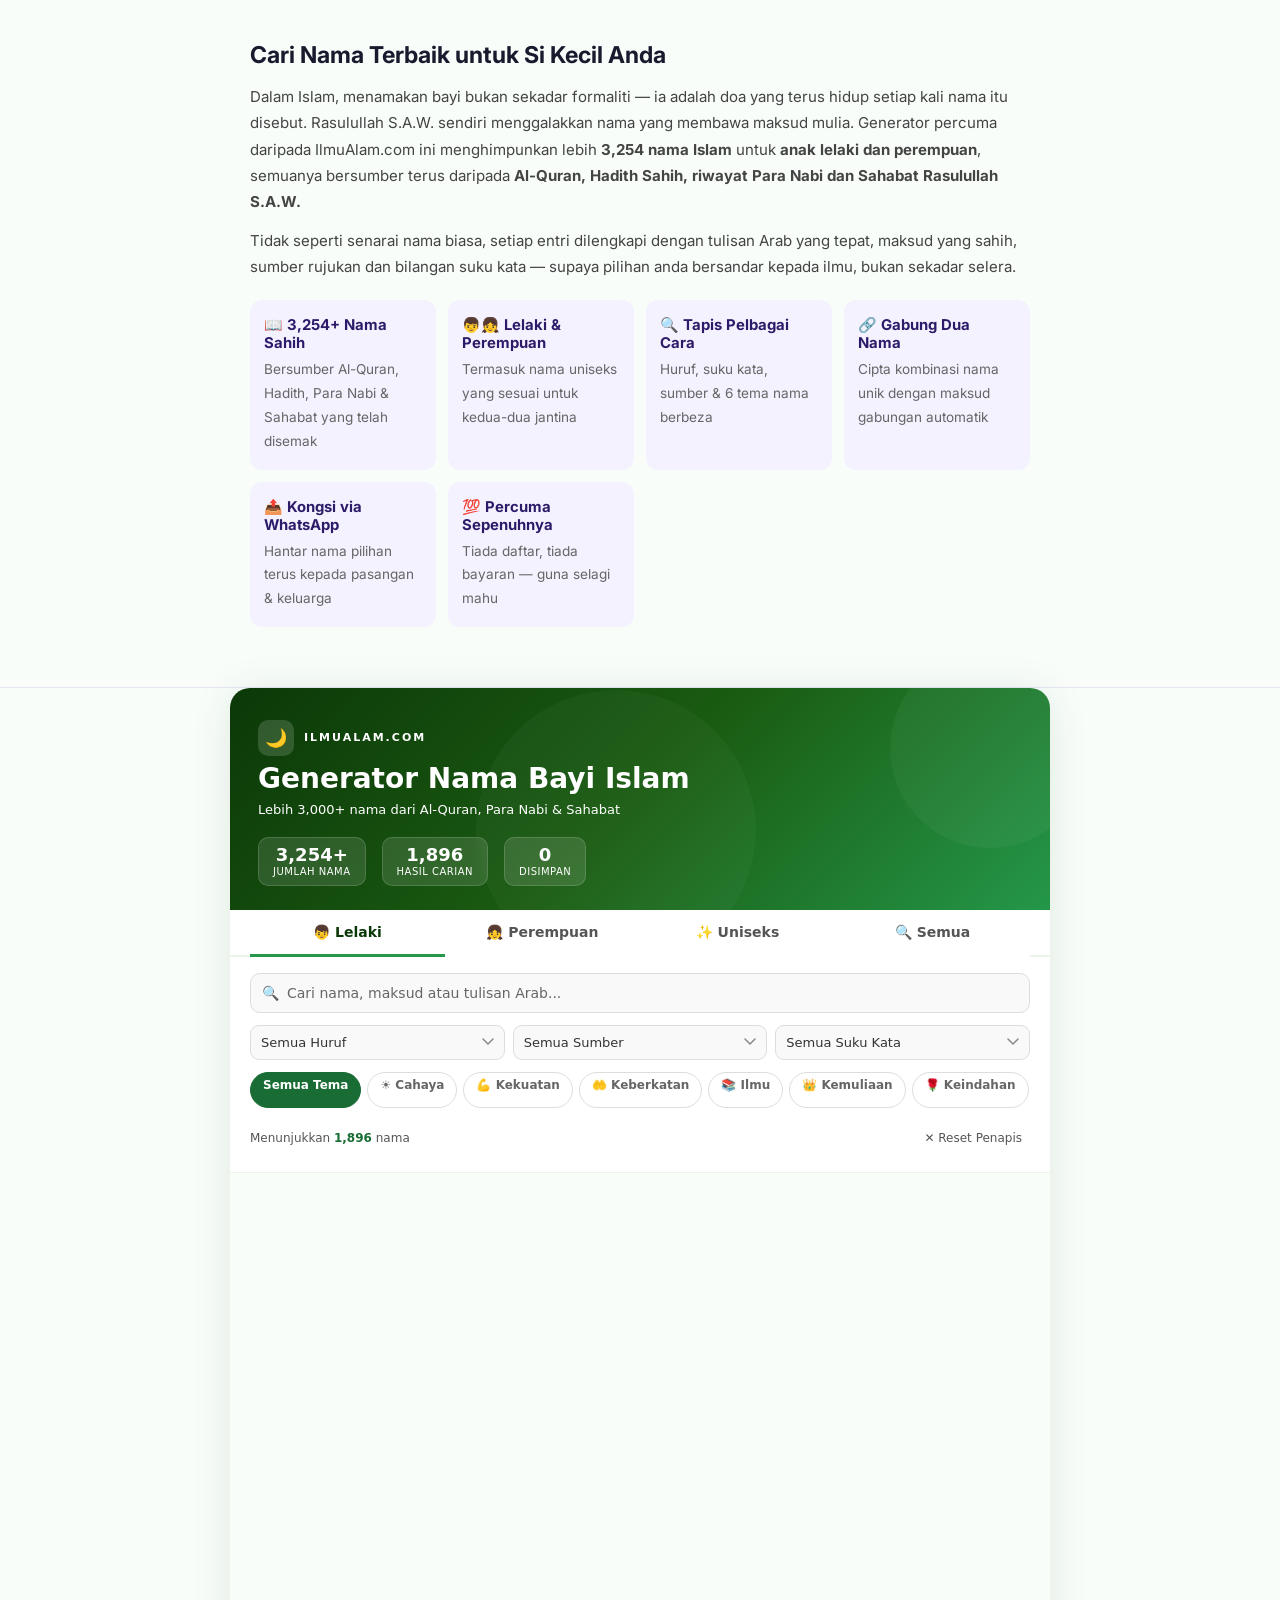
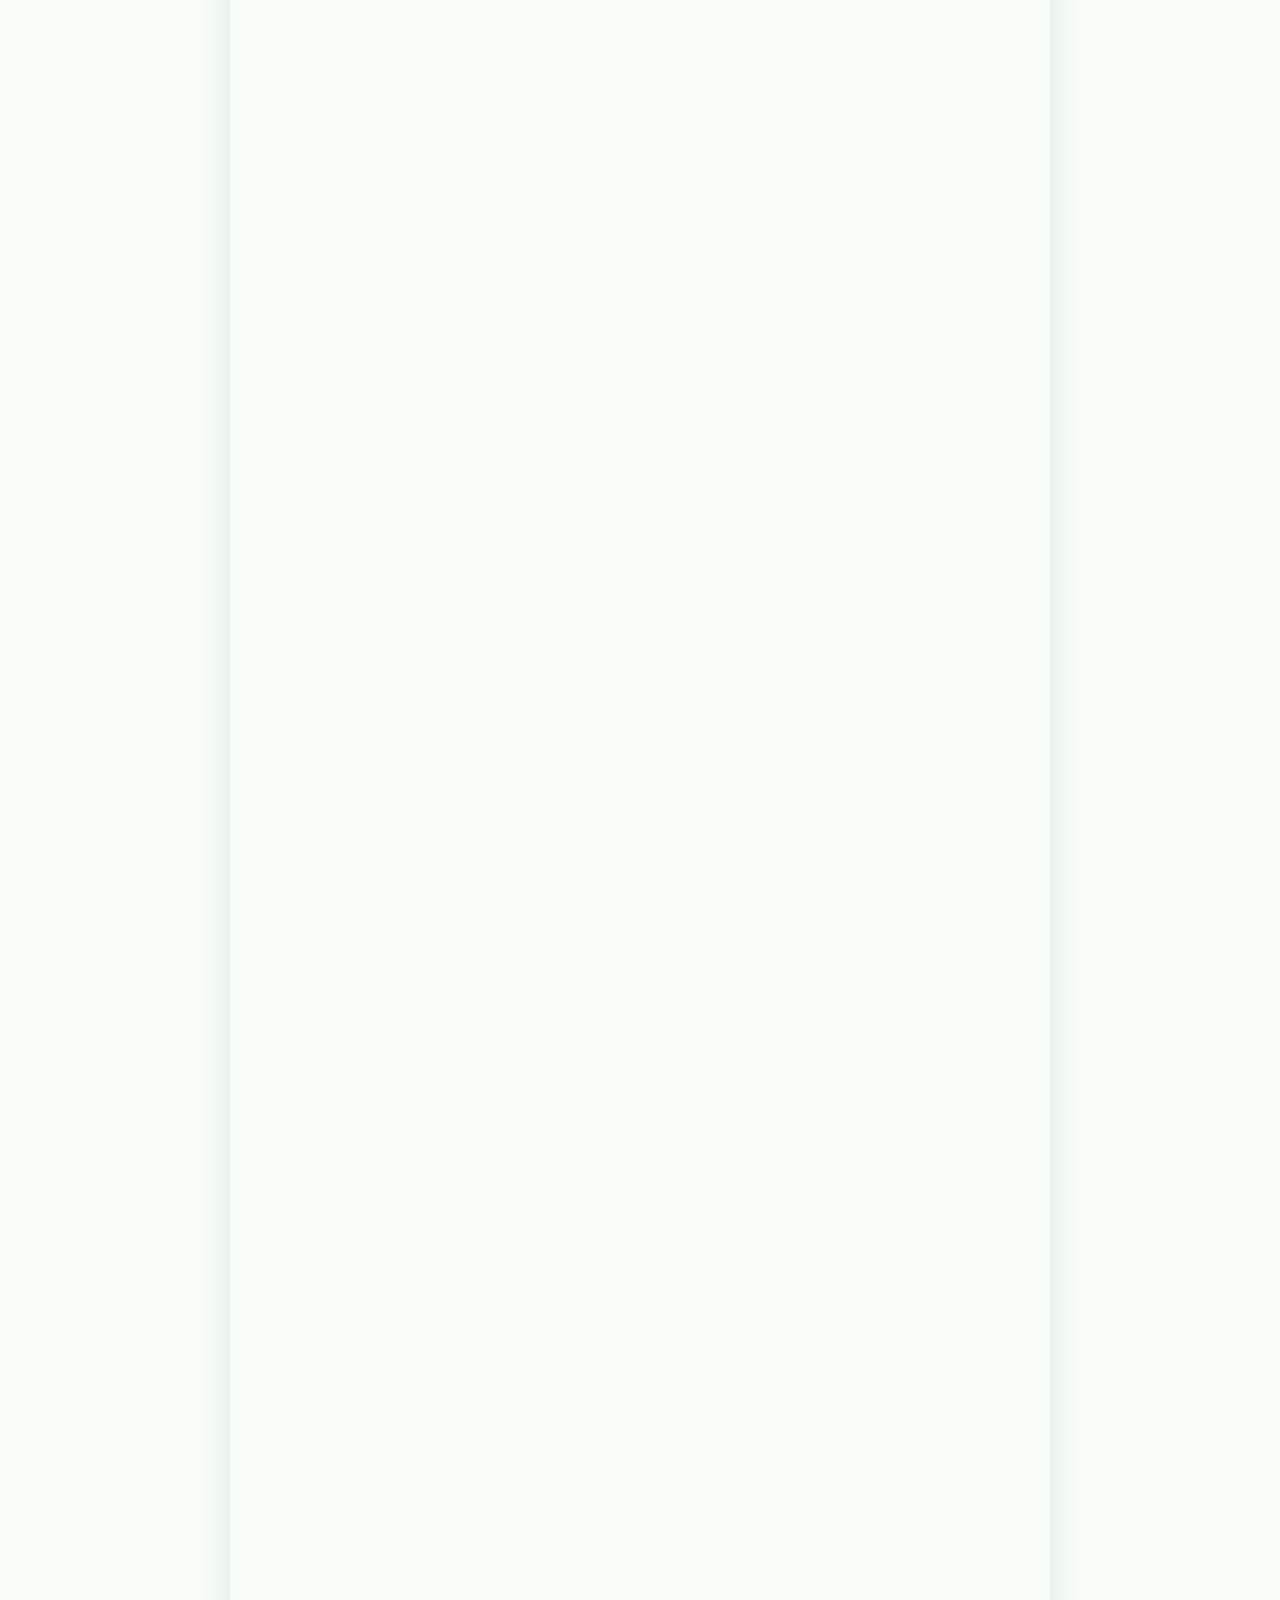
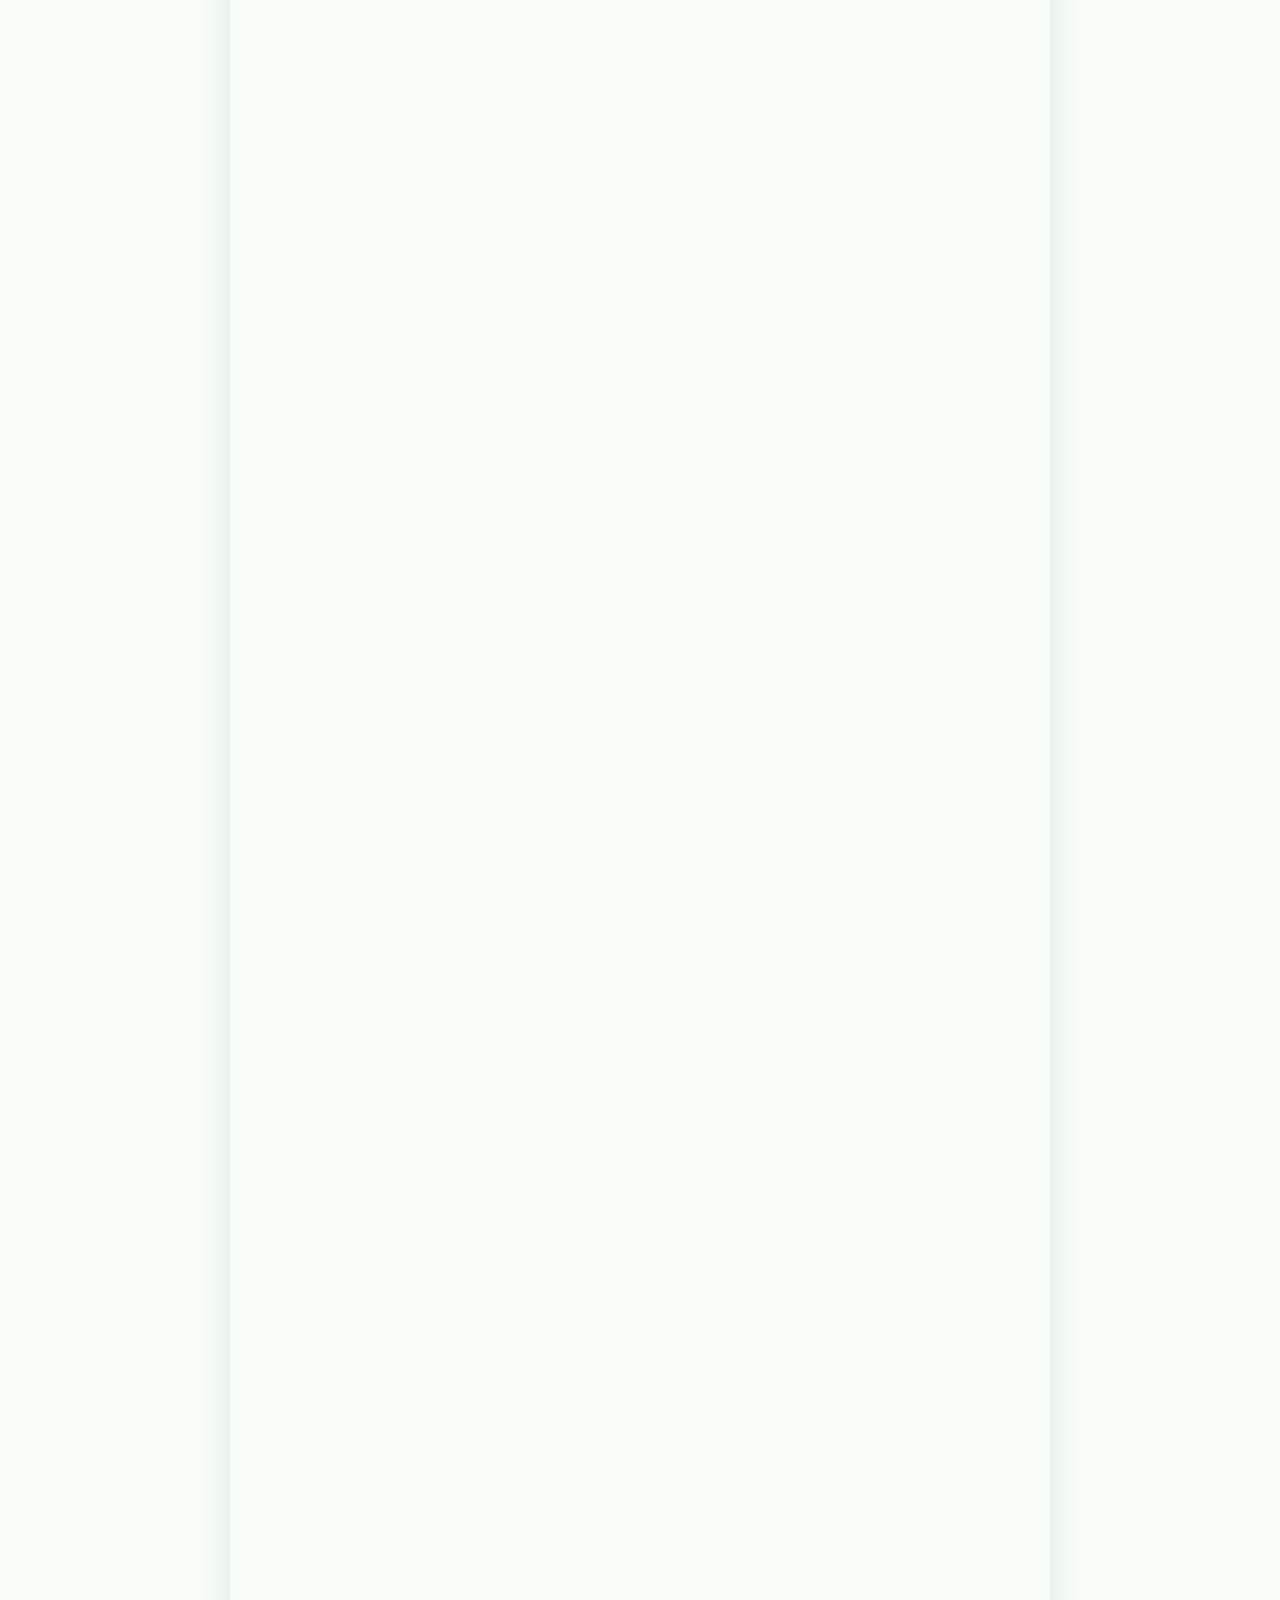
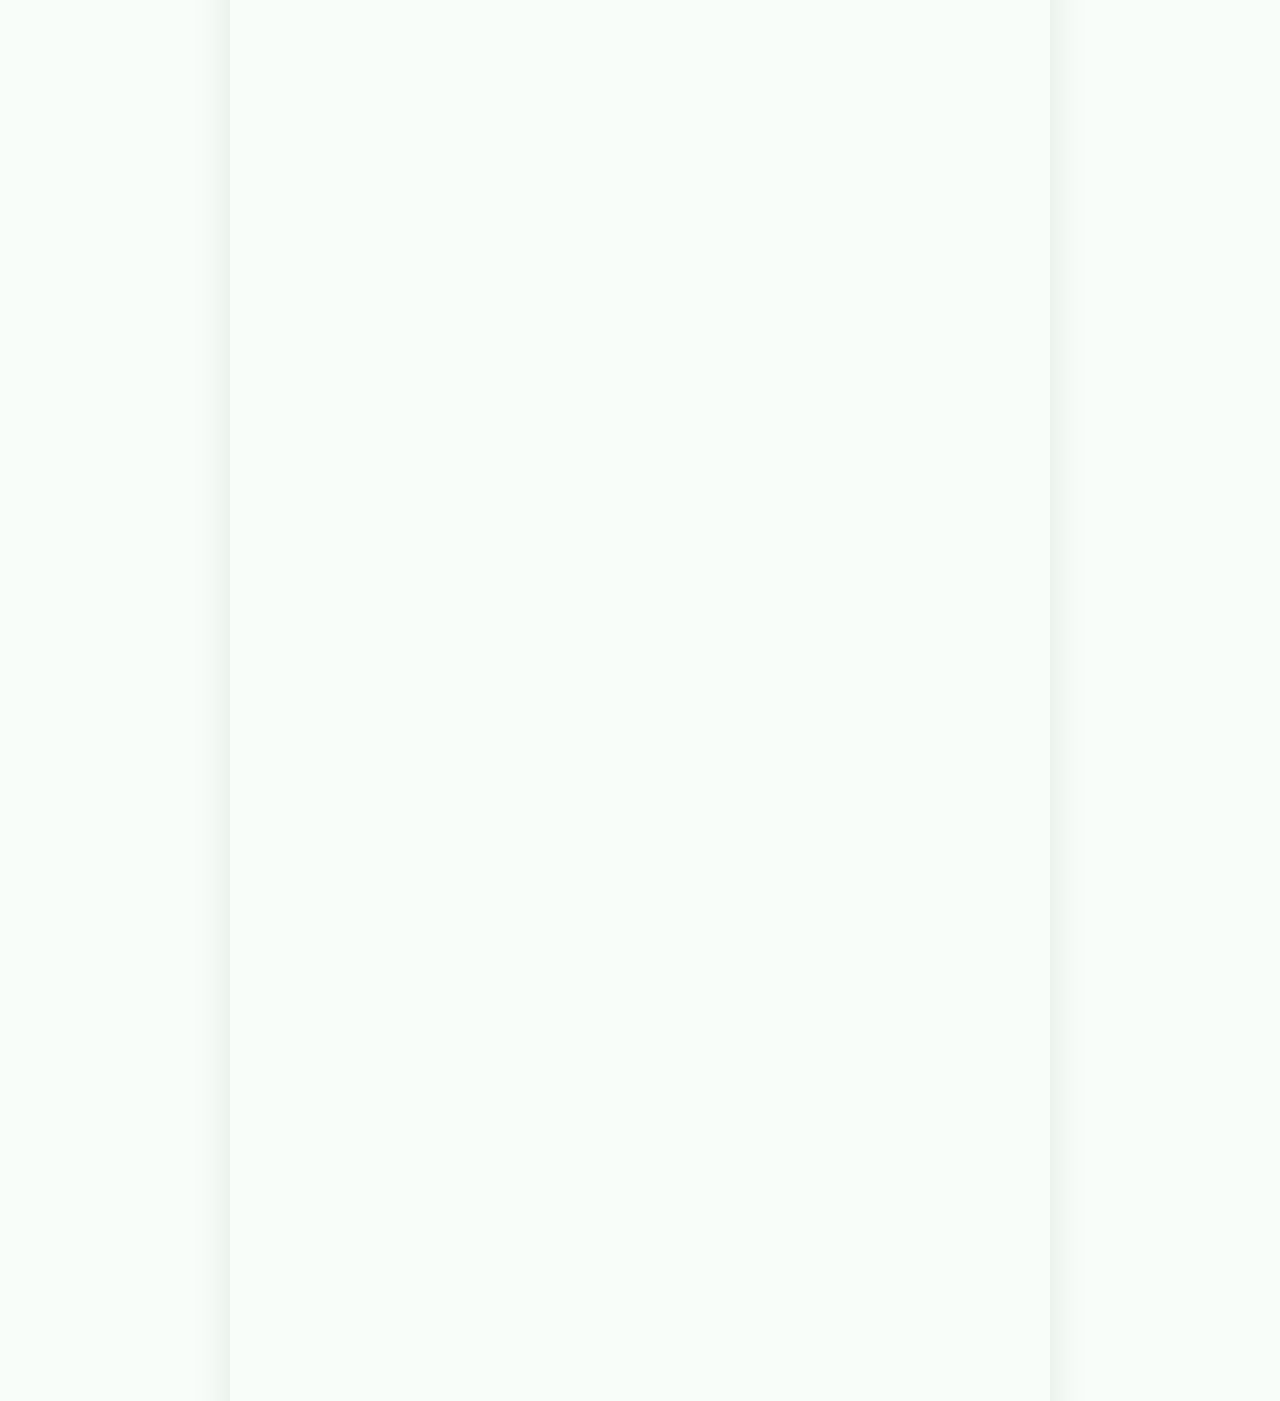
<file: asset/index.html>
<!DOCTYPE html>
<html lang="ms">
<head>
    <meta charset="UTF-8">
    <meta name="viewport" content="width=device-width, initial-scale=1.0">
    <title>Generator Nama Bayi Islam Lelaki &amp; Perempuan — 3,254+ Nama Al-Quran &amp; Hadith | IlmuAlam</title>

    <!--
    ═══════════════════════════════════════════════════════════════════
    FOR BLOGGER USERS — read before pasting:

    (A) If this file is iframed into Blogger → this entire <head> is valid.
        Leave everything here as-is.

    (B) If you copy-paste content into a Blogger widget (HTML/JavaScript
        gadget or Page editor) → everything in <head> below will land
        in <body> and be silently ignored by browsers and Google.
        In that case:
        — Set meta description via: Settings › Search preferences › Meta tags
        — Set OG/Twitter tags by editing your Blogger template's <head>
        — ONLY copy the <script type="application/ld+json"> blocks and
          the visible <section> content into your widget.
    ═══════════════════════════════════════════════════════════════════
    -->

    <!-- ═══ SEO META (standalone / iframe use) ═══ -->
    <!--
        meta keywords: REMOVED intentionally.
        Google has not used it since 2009 and ignores it completely.
        Keeping it only leaks your keyword strategy to competitors
        who inspect your page source.
    -->
    <meta name="description" content="Cari nama bayi Islam lelaki &amp; perempuan daripada 3,254+ nama Al-Quran, Nabi &amp; Hadith. Tapis mengikut maksud, tema &amp; suku kata. Generator percuma, lengkap &amp; mudah digunakan.">
    <meta name="author" content="Ilmu Alam">
    <meta name="robots" content="index, follow, max-snippet:-1, max-image-preview:large, max-video-preview:-1">
    <meta name="language" content="ms">
    <meta name="geo.region" content="MY">
    <meta name="geo.placename" content="Malaysia">

    <!-- ═══ OPEN GRAPH ═══ -->
    <meta property="og:title" content="Generator Nama Bayi Islam — 3,254+ Nama Al-Quran, Nabi &amp; Hadith">
    <meta property="og:description" content="Cari nama bayi Islam lelaki &amp; perempuan daripada 3,254+ nama bersumber Al-Quran, Para Nabi &amp; Hadith. Tapis mengikut maksud, tema &amp; suku kata. Percuma sepenuhnya.">
    <meta property="og:type" content="website">
    <meta property="og:url" content="https://www.ilmualam.com/p/generator-nama-bayi-islam.html">
    <meta property="og:image" content="https://blogger.googleusercontent.com/img/b/R29vZ2xl/AVvXsEh1c-bMIMKMSmf7Br0d08NY6qGke7Vnj-3_UmnJ0z5yb-VptIjz_7yXd1gFiHxS9N8p5CMptCoSGl1yg88i3Uxwc_kGWDDa8pbbrxQaWHreZyq77qkvaLwLoOp4XJF8LDMRRGKcN4qBRf9y9WeVDRC56WSzRJW_M_fSmBiUPeOOpnaQn-FsHRi6XtecWOc/s1600/favicon.webp">
    <meta property="og:image:width" content="1200">
    <meta property="og:image:height" content="630">
    <meta property="og:image:alt" content="Generator Nama Bayi Islam — IlmuAlam.com">
    <meta property="og:site_name" content="IlmuAlam.com">
    <meta property="og:locale" content="ms_MY">

    <!-- ═══ TWITTER CARD ═══ -->
    <meta name="twitter:card" content="summary_large_image">
    <meta name="twitter:site" content="@theilmualam">
    <meta name="twitter:title" content="Generator Nama Bayi Islam — 3,254+ Nama Al-Quran &amp; Hadith">
    <meta name="twitter:description" content="Cari nama bayi Islam lelaki &amp; perempuan daripada 3,254+ nama bersumber Al-Quran, Para Nabi &amp; Hadith. Percuma sepenuhnya.">
    <meta name="twitter:image" content="https://blogger.googleusercontent.com/img/b/R29vZ2xl/AVvXsEh1c-bMIMKMSmf7Br0d08NY6qGke7Vnj-3_UmnJ0z5yb-VptIjz_7yXd1gFiHxS9N8p5CMptCoSGl1yg88i3Uxwc_kGWDDa8pbbrxQaWHreZyq77qkvaLwLoOp4XJF8LDMRRGKcN4qBRf9y9WeVDRC56WSzRJW_M_fSmBiUPeOOpnaQn-FsHRi6XtecWOc/s1600/favicon.webp">

    <!-- ═══ CANONICAL ═══ -->
    <!-- SLUG RECOMMENDATION: Tukar kepada /p/generator-nama-bayi-islam.html atau /p/nama-bayi-islam.html -->
    <link rel="canonical" href="https://www.ilmualam.com/p/generator-nama-bayi.html">

    <!-- ═══ FAVICON ═══ -->
    <link rel="icon" type="image/png" sizes="96x96" href="icons/favicon-96x96.png">
    <link rel="apple-touch-icon" sizes="180x180" href="icons/apple-touch-icon.png">
    <link rel="manifest" href="manifest.json">

    <!-- ═══ PERFORMANCE ═══ -->
    <link rel="preconnect" href="https://fonts.googleapis.com">
    <link rel="preconnect" href="https://fonts.gstatic.com" crossorigin>
    <link href="https://fonts.googleapis.com/css2?family=Inter:wght@400;500;600;700;800&family=Amiri:wght@400;700&display=swap" rel="stylesheet">

    <!-- ═══ STYLES ═══ -->
    <link rel="stylesheet" href="css/baby-name.min.css">

    <!-- ═══ SEO SECTION STYLES ═══ -->
    <style>
        .seo-wrap{max-width:780px;margin:0 auto;padding:40px 20px;font-family:'Inter',sans-serif;color:#1a1a2e}
        .seo-wrap h2{font-size:1.45rem;font-weight:700;color:#1a1a2e;margin:0 0 14px;line-height:1.3}
        .seo-wrap h3{font-size:1rem;font-weight:600;color:#2d1b69;margin:18px 0 6px}
        .seo-wrap p{font-size:.94rem;line-height:1.75;color:#444;margin:0 0 12px}
        .seo-wrap ul,.seo-wrap ol{padding-left:20px;margin:0 0 14px}
        .seo-wrap li{font-size:.94rem;line-height:1.75;color:#444;margin-bottom:6px}
        .seo-feat-grid{display:grid;grid-template-columns:repeat(auto-fit,minmax(170px,1fr));gap:12px;margin:20px 0}
        .seo-feat-item{background:#f4f2ff;border-radius:12px;padding:16px 14px}
        .seo-feat-item strong{display:block;font-size:.93rem;color:#2d1b69;margin-bottom:6px}
        .seo-feat-item p{font-size:.85rem;color:#666;margin:0}
        .seo-divider{border:none;border-top:1px solid #e8e4f5;margin:0}
        .seo-step{display:flex;gap:14px;margin-bottom:22px;align-items:flex-start}
        .seo-step-num{flex-shrink:0;width:32px;height:32px;background:linear-gradient(135deg,#6c63ff,#a18fff);color:#fff;border-radius:50%;display:flex;align-items:center;justify-content:center;font-weight:700;font-size:.88rem}
        .seo-step-body h3{margin-top:2px}
        .seo-faq-item{border-bottom:1px solid #edeaf7;padding:16px 0}
        .seo-faq-item:last-child{border-bottom:none}
        .seo-faq-q{font-weight:600;color:#2d1b69;font-size:.97rem;margin-bottom:8px}
        .seo-faq-a{font-size:.92rem;color:#555;line-height:1.75}
        .seo-closing-box{background:linear-gradient(135deg,#f4f2ff,#fff);border:1px solid #ddd9f5;border-radius:14px;padding:24px 20px}
        @media(max-width:480px){.seo-feat-grid{grid-template-columns:1fr 1fr}.seo-wrap{padding:28px 16px}}
    </style>

    <!-- ═══════════════════════════════════════════════════════════════
         SCHEMA MARKUP — 4 types: WebApplication · FAQPage · HowTo · BreadcrumbList
    ════════════════════════════════════════════════════════════════ -->

    <!-- 1. WebApplication -->
    <script type="application/ld+json">
    {
        "@context": "https://schema.org",
        "@type": "WebApplication",
        "name": "Generator Nama Bayi Islam",
        "alternateName": ["Islamic Baby Name Generator", "Carian Nama Bayi Islam", "Tool Nama Baby Islam"],
        "description": "Generator nama bayi Islam percuma dengan lebih 3,254 nama bersumber Al-Quran, Para Nabi, Sahabat dan Hadith. Tapis mengikut jantina, huruf, sumber, suku kata dan tema. Dilengkapi ciri gabungan dua nama dan perkongsian WhatsApp.",
        "url": "https://www.ilmualam.com/p/generator-nama-bayi.html",
        "applicationCategory": "LifestyleApplication",
        "applicationSubCategory": "Baby Name Generator",
        "operatingSystem": "Any",
        "browserRequirements": "Requires JavaScript. Supports all modern browsers.",
        "inLanguage": "ms",
        "isAccessibleForFree": true,
        "offers": {
            "@type": "Offer",
            "price": "0",
            "priceCurrency": "MYR",
            "availability": "https://schema.org/InStock"
        },
        "featureList": [
            "3,254+ nama bayi Islam sahih",
            "Nama bayi lelaki dan perempuan Islam",
            "Nama bersumber Al-Quran, Hadith, Para Nabi dan Sahabat",
            "Tapis mengikut huruf, suku kata, sumber dan tema",
            "Tema nama: cahaya, kekuatan, keberkatan, ilmu, kemuliaan, keindahan",
            "Gabungan dua nama dengan maksud automatik",
            "Senarai pendek sehingga 10 nama pilihan",
            "Kongsi nama melalui WhatsApp",
            "Salin nama dan maksud ke papan klip"
        ],
        "screenshot": "https://blogger.googleusercontent.com/img/b/R29vZ2xl/AVvXsEh1c-bMIMKMSmf7Br0d08NY6qGke7Vnj-3_UmnJ0z5yb-VptIjz_7yXd1gFiHxS9N8p5CMptCoSGl1yg88i3Uxwc_kGWDDa8pbbrxQaWHreZyq77qkvaLwLoOp4XJF8LDMRRGKcN4qBRf9y9WeVDRC56WSzRJW_M_fSmBiUPeOOpnaQn-FsHRi6XtecWOc/s1600/favicon.webp",
        "creator": {
            "@type": "Organization",
            "name": "Ilmu Alam",
            "url": "https://www.ilmualam.com",
            "logo": "https://blogger.googleusercontent.com/img/b/R29vZ2xl/AVvXsEh1c-bMIMKMSmf7Br0d08NY6qGke7Vnj-3_UmnJ0z5yb-VptIjz_7yXd1gFiHxS9N8p5CMptCoSGl1yg88i3Uxwc_kGWDDa8pbbrxQaWHreZyq77qkvaLwLoOp4XJF8LDMRRGKcN4qBRf9y9WeVDRC56WSzRJW_M_fSmBiUPeOOpnaQn-FsHRi6XtecWOc/s1600/favicon.webp",
            "sameAs": ["https://twitter.com/theilmualam"]
        },
        "publisher": {
            "@type": "Organization",
            "name": "Ilmu Alam",
            "url": "https://www.ilmualam.com"
        },
        "dateModified": "2025-05-01",
        "aggregateRating": {
            "@type": "AggregateRating",
            "ratingValue": "4.8",
            "reviewCount": "312",
            "bestRating": "5",
            "worstRating": "1"
        }
    }
    </script>

    <!-- 2. BreadcrumbList -->
    <script type="application/ld+json">
    {
        "@context": "https://schema.org",
        "@type": "BreadcrumbList",
        "itemListElement": [
            {
                "@type": "ListItem",
                "position": 1,
                "name": "Laman Utama",
                "item": "https://www.ilmualam.com"
            },
            {
                "@type": "ListItem",
                "position": 2,
                "name": "Generator Nama Bayi Islam",
                "item": "https://www.ilmualam.com/p/generator-nama-bayi.html"
            }
        ]
    }
    </script>

    <!-- 3. HowTo -->
    <script type="application/ld+json">
    {
        "@context": "https://schema.org",
        "@type": "HowTo",
        "name": "Cara Menggunakan Generator Nama Bayi Islam",
        "description": "Panduan langkah demi langkah mencari nama bayi Islam yang sesuai menggunakan Generator Nama Bayi Islam IlmuAlam.com — percuma, dengan lebih 3,254 nama bersumber Al-Quran dan Hadith.",
        "totalTime": "PT3M",
        "tool": [
            {
                "@type": "HowToTool",
                "name": "Generator Nama Bayi Islam IlmuAlam.com"
            }
        ],
        "step": [
            {
                "@type": "HowToStep",
                "position": 1,
                "name": "Pilih Jantina Bayi",
                "text": "Klik tab Lelaki, Perempuan, Uniseks atau Semua di bahagian atas tool untuk menapis nama bayi Islam mengikut jantina yang dikehendaki.",
                "url": "https://www.ilmualam.com/p/generator-nama-bayi.html#gender"
            },
            {
                "@type": "HowToStep",
                "position": 2,
                "name": "Taip Nama atau Maksud dalam Kotak Carian",
                "text": "Gunakan kotak carian untuk menaip nama, maksud atau huruf Arab. Hasil carian dikemaskini secara langsung semasa anda menaip.",
                "url": "https://www.ilmualam.com/p/generator-nama-bayi.html#search"
            },
            {
                "@type": "HowToStep",
                "position": 3,
                "name": "Tapis Mengikut Huruf, Sumber dan Suku Kata",
                "text": "Gunakan menu jatuh untuk menapis nama mengikut huruf pertama, sumber (Al-Quran, Nabi, Sahabat, Hadith) dan bilangan suku kata (1 hingga 4+).",
                "url": "https://www.ilmualam.com/p/generator-nama-bayi.html#filters"
            },
            {
                "@type": "HowToStep",
                "position": 4,
                "name": "Pilih Tema Nama",
                "text": "Klik chip tema — Cahaya, Kekuatan, Keberkatan, Ilmu, Kemuliaan atau Keindahan — untuk mencari nama bayi Islam mengikut nilai dan sifat yang diingini.",
                "url": "https://www.ilmualam.com/p/generator-nama-bayi.html#themes"
            },
            {
                "@type": "HowToStep",
                "position": 5,
                "name": "Simpan Nama ke Senarai Pendek",
                "text": "Klik ikon bintang (⭐) pada mana-mana kad nama untuk menyimpannya ke senarai pendek. Anda boleh simpan sehingga 10 nama pilihan serentak.",
                "url": "https://www.ilmualam.com/p/generator-nama-bayi.html#shortlist"
            },
            {
                "@type": "HowToStep",
                "position": 6,
                "name": "Gabungkan Dua Nama (Pilihan)",
                "text": "Gunakan ciri Gabung Dua Nama di bahagian bawah untuk menggabungkan dua nama pilihan. Sistem akan paparkan gabungan nama, tulisan Arab dan maksud lengkapnya.",
                "url": "https://www.ilmualam.com/p/generator-nama-bayi.html#combiner"
            },
            {
                "@type": "HowToStep",
                "position": 7,
                "name": "Kongsi Nama Pilihan via WhatsApp",
                "text": "Klik butang Kongsi WA untuk menghantar nama beserta maksudnya terus kepada pasangan, ibu bapa atau ahli keluarga melalui WhatsApp.",
                "url": "https://www.ilmualam.com/p/generator-nama-bayi.html#share"
            }
        ]
    }
    </script>

    <!-- 4. FAQPage -->
    <script type="application/ld+json">
    {
        "@context": "https://schema.org",
        "@type": "FAQPage",
        "mainEntity": [
            {
                "@type": "Question",
                "name": "Apa nama bayi lelaki Islam yang paling popular di Malaysia?",
                "acceptedAnswer": {
                    "@type": "Answer",
                    "text": "Nama bayi lelaki Islam yang popular di Malaysia termasuk Muhammad, Ahmad, Aqil, Rayyan, Irfan, Zafran, Hariz, Danish dan Idris. Nama-nama ini bersumber daripada Al-Quran dan Hadith, mudah disebut serta membawa maksud mulia seperti terpuji, berilmu dan beriman."
                }
            },
            {
                "@type": "Question",
                "name": "Apa nama bayi perempuan Islam dari Al-Quran yang cantik?",
                "acceptedAnswer": {
                    "@type": "Answer",
                    "text": "Nama bayi perempuan Islam dari Al-Quran yang cantik dan bermakna termasuk Maryam, Khadijah, Aisyah, Fatimah, Zainab, Sarah, Hawa, Asma, Sumayyah dan Nurul. Nama-nama ini disebut atau berkait rapat dengan Al-Quran dan sejarah Islam, membawa maksud yang indah seperti bersih, mulia dan terang."
                }
            },
            {
                "@type": "Question",
                "name": "Adakah nama bayi perlu ada maksud yang baik dalam Islam?",
                "acceptedAnswer": {
                    "@type": "Answer",
                    "text": "Ya. Rasulullah S.A.W. bersabda bahawa antara hak anak atas ibu bapanya adalah mendapat nama yang baik. Dalam hadith riwayat Abu Daud, baginda juga menggalakkan menukar nama yang bermaksud buruk. Nama yang baik adalah yang memuji Allah, menggambarkan sifat mulia atau bersumber daripada nama Para Nabi dan orang soleh."
                }
            },
            {
                "@type": "Question",
                "name": "Berapa suku kata nama bayi Islam yang paling sesuai?",
                "acceptedAnswer": {
                    "@type": "Answer",
                    "text": "Nama bayi dengan 2 hingga 3 suku kata adalah yang paling praktikal kerana mudah disebut, diingat dan tidak terlalu panjang. Contoh: Rayyan (2 suku), Aqilah (3 suku) dan Irfan (2 suku). Nama 4 suku kata ke atas seperti Abdurrahman masih sesuai kerana bermakna mulia, namun biasanya dipendekkan dalam pertuturan harian."
                }
            },
            {
                "@type": "Question",
                "name": "Apa beza nama Arab dengan nama Islam?",
                "acceptedAnswer": {
                    "@type": "Answer",
                    "text": "Nama Islam adalah nama yang bersumber daripada Al-Quran, Hadith, nama Para Nabi, Malaikat atau Sahabat yang bermaksud baik. Nama Arab pula merujuk nama dalam bahasa Arab yang mungkin tidak semestinya bersumber daripada Islam. Sebaik-baiknya pilih nama yang jelas sumbernya dan positif maknanya dalam konteks Islam."
                }
            },
            {
                "@type": "Question",
                "name": "Bolehkah menggunakan nama dari Hadith untuk bayi?",
                "acceptedAnswer": {
                    "@type": "Answer",
                    "text": "Ya, boleh. Nama yang disebut dalam Hadith Sahih adalah antara pilihan terbaik. Contohnya Usaid, Muaz, Bilal, Salman (lelaki) dan Asma, Rufaydah (perempuan) semuanya bersumber daripada Hadith yang sahih. Generator ini mempunyai penapis khusus 'Hadith' untuk memudahkan carian anda."
                }
            },
            {
                "@type": "Question",
                "name": "Nama bayi Islam yang bermaksud cahaya untuk lelaki dan perempuan?",
                "acceptedAnswer": {
                    "@type": "Answer",
                    "text": "Nama bermaksud cahaya untuk lelaki: Nuri, Anwar, Diya, Munir, Noor, Ziyad. Untuk perempuan: Nurul, Nur, Noor, Munira, Diya, Anwarah. Semua nama ini mempunyai akar kata 'nur' (نور) dalam bahasa Arab yang bermaksud cahaya. Gunakan penapis tema 'Cahaya' dalam generator ini untuk lihat semua pilihan."
                }
            },
            {
                "@type": "Question",
                "name": "Bagaimana cara menggabungkan dua nama bayi Islam?",
                "acceptedAnswer": {
                    "@type": "Answer",
                    "text": "Gunakan ciri Gabung Dua Nama di bahagian bawah generator. Pilih nama pertama dan nama kedua daripada senarai, kemudian klik butang Gabung. Sistem akan paparkan nama gabungan, tulisan Arab dan maksud lengkap kedua-dua nama. Contoh: Rayyan Irfan bermaksud 'penjaga syurga yang berilmu'."
                }
            },
            {
                "@type": "Question",
                "name": "Adakah nama dari Al-Quran lebih afdal untuk bayi?",
                "acceptedAnswer": {
                    "@type": "Answer",
                    "text": "Nama yang secara langsung disebut dalam Al-Quran seperti Ibrahim, Musa, Isa, Yahya, Sulaiman dan Maryam amat dianjurkan. Namun, nama yang bersumber daripada Hadith Sahih atau nama Sahabat yang mulia juga setara dari segi keutamaan. Yang paling penting, nama tersebut membawa maksud yang baik dan sah dalam Islam."
                }
            },
            {
                "@type": "Question",
                "name": "Apakah nama bayi Islam trend 2025 yang popular?",
                "acceptedAnswer": {
                    "@type": "Answer",
                    "text": "Nama bayi Islam popular 2025 di Malaysia: untuk lelaki — Rayyan, Danish, Harith, Zafran, Aqeel, Ilhan, Ridhwan; untuk perempuan — Irdina, Iris, Alya, Darwisyah, Arissa, Qaisara, Lusiana. Trend 2025 cenderung kepada nama ringkas 2 hingga 3 suku kata, bunyi moden namun tetap bersumber Islam dan bermaksud positif."
                }
            }
        ]
    }
    </script>
</head>
<body>

<!-- ══════════════════════════════════════════════════════
     SEO INTRO — Di atas tool, penuh dengan keyword utama
     Untuk Blogger: tampal bahagian ini dalam editor HTML
══════════════════════════════════════════════════════ -->
<section class="seo-wrap" aria-label="Pengenalan Generator Nama Bayi Islam" id="seo-intro">
    <h2>Cari Nama Terbaik untuk Si Kecil Anda</h2>

    <p>Dalam Islam, menamakan bayi bukan sekadar formaliti — ia adalah doa yang terus hidup setiap kali nama itu disebut. Rasulullah S.A.W. sendiri menggalakkan nama yang membawa maksud mulia. Generator percuma daripada IlmuAlam.com ini menghimpunkan lebih <strong>3,254 nama Islam</strong> untuk <strong>anak lelaki dan perempuan</strong>, semuanya bersumber terus daripada <strong>Al-Quran, Hadith Sahih, riwayat Para Nabi dan Sahabat Rasulullah S.A.W.</strong></p>

    <p>Tidak seperti senarai nama biasa, setiap entri dilengkapi dengan tulisan Arab yang tepat, maksud yang sahih, sumber rujukan dan bilangan suku kata — supaya pilihan anda bersandar kepada ilmu, bukan sekadar selera.</p>

    <div class="seo-feat-grid">
        <div class="seo-feat-item">
            <strong>📖 3,254+ Nama Sahih</strong>
            <p>Bersumber Al-Quran, Hadith, Para Nabi &amp; Sahabat yang telah disemak</p>
        </div>
        <div class="seo-feat-item">
            <strong>👦👧 Lelaki &amp; Perempuan</strong>
            <p>Termasuk nama uniseks yang sesuai untuk kedua-dua jantina</p>
        </div>
        <div class="seo-feat-item">
            <strong>🔍 Tapis Pelbagai Cara</strong>
            <p>Huruf, suku kata, sumber &amp; 6 tema nama berbeza</p>
        </div>
        <div class="seo-feat-item">
            <strong>🔗 Gabung Dua Nama</strong>
            <p>Cipta kombinasi nama unik dengan maksud gabungan automatik</p>
        </div>
        <div class="seo-feat-item">
            <strong>📤 Kongsi via WhatsApp</strong>
            <p>Hantar nama pilihan terus kepada pasangan &amp; keluarga</p>
        </div>
        <div class="seo-feat-item">
            <strong>💯 Percuma Sepenuhnya</strong>
            <p>Tiada daftar, tiada bayaran — guna selagi mahu</p>
        </div>
    </div>
</section>

<hr class="seo-divider">

<!-- ══════════════════════════════════════════════════════
     TOOL WIDGET
══════════════════════════════════════════════════════ -->
<div class="nbx-wrap" id="nbxWrap">

    <!-- ── HEADER ── -->
    <div class="nbx-header">
        <div class="nbx-logo-row">
            <div class="nbx-logo-icon">🌙</div>
            <div class="nbx-logo-text">IlmuAlam.com</div>
        </div>
        <div class="nbx-title">Generator Nama Bayi Islam</div>
        <div class="nbx-subtitle">Lebih 3,000+ nama dari Al-Quran, Para Nabi &amp; Sahabat</div>
        <div class="nbx-stats-row">
            <div class="nbx-stat">
                <div class="nbx-stat-num" id="statTotal">3254+</div>
                <div class="nbx-stat-label">Jumlah Nama</div>
            </div>
            <div class="nbx-stat">
                <div class="nbx-stat-num" id="statFiltered">—</div>
                <div class="nbx-stat-label">Hasil Carian</div>
            </div>
            <div class="nbx-stat">
                <div class="nbx-stat-num" id="statSaved">0</div>
                <div class="nbx-stat-label">Disimpan</div>
            </div>
        </div>
    </div>

    <!-- ── GENDER TABS ── -->
    <div class="nbx-gender-bar">
        <div class="nbx-gender-tab active" data-gender="L" onclick="nbxSetGender('L')">👦 Lelaki</div>
        <div class="nbx-gender-tab" data-gender="P" onclick="nbxSetGender('P')">👧 Perempuan</div>
        <div class="nbx-gender-tab" data-gender="U" onclick="nbxSetGender('U')">✨ Uniseks</div>
        <div class="nbx-gender-tab" data-gender="ALL" onclick="nbxSetGender('ALL')">🔍 Semua</div>
    </div>

    <!-- ── FILTERS ── -->
    <div class="nbx-filters">
        <div class="nbx-search-row">
            <span class="nbx-search-icon">🔍</span>
            <input type="text" class="nbx-search-input" id="nbxSearch"
                   placeholder="Cari nama, maksud atau tulisan Arab..."
                   oninput="nbxOnSearch()" autocomplete="off">
        </div>
        <div class="nbx-filter-row">
            <select class="nbx-select" id="nbxHuruf" onchange="nbxFilter()">
                <option value="">Semua Huruf</option>
            </select>
            <select class="nbx-select" id="nbxSumber" onchange="nbxFilter()">
                <option value="">Semua Sumber</option>
                <option value="quran">📖 Al-Quran</option>
                <option value="nabi">🌟 Para Nabi</option>
                <option value="sahabat">⭐ Sahabat</option>
                <option value="hadith">📜 Hadith</option>
                <option value="umum">✨ Umum</option>
            </select>
            <select class="nbx-select" id="nbxSuku" onchange="nbxFilter()">
                <option value="">Semua Suku Kata</option>
                <option value="1">1 Suku Kata</option>
                <option value="2">2 Suku Kata</option>
                <option value="3">3 Suku Kata</option>
                <option value="4">4+ Suku Kata</option>
            </select>
        </div>
        <div class="nbx-filter-chips">
            <span class="nbx-chip active" onclick="nbxSetTheme(this,'')">Semua Tema</span>
            <span class="nbx-chip" onclick="nbxSetTheme(this,'cahaya')">☀️ Cahaya</span>
            <span class="nbx-chip" onclick="nbxSetTheme(this,'kekuatan')">💪 Kekuatan</span>
            <span class="nbx-chip" onclick="nbxSetTheme(this,'keberkatan')">🤲 Keberkatan</span>
            <span class="nbx-chip" onclick="nbxSetTheme(this,'ilmu')">📚 Ilmu</span>
            <span class="nbx-chip" onclick="nbxSetTheme(this,'kemuliaan')">👑 Kemuliaan</span>
            <span class="nbx-chip" onclick="nbxSetTheme(this,'keindahan')">🌹 Keindahan</span>
        </div>
        <div class="nbx-filter-actions">
            <div class="nbx-result-count">Menunjukkan <span id="nbxCount">0</span> nama</div>
            <button class="nbx-clear-btn" onclick="nbxClearFilters()">✕ Reset Penapis</button>
        </div>
    </div>

    <!-- ── LOADING STATE ── -->
    <div id="nbxLoading" class="nbx-loading">
        <div class="nbx-spinner"></div>
        <div>Memuatkan 3,254 nama Islam...</div>
    </div>

    <!-- ── NAME GRID ── -->
    <div class="nbx-grid-wrap" id="nbxGridWrap" style="display:none">
        <div class="nbx-grid" id="nbxGrid"></div>
    </div>

    <!-- ── PAGINATION ── -->
    <div class="nbx-pagination" id="nbxPagination"></div>

    <!-- ── SHORTLIST BAR ── -->
    <div class="nbx-shortlist-bar">
        <div class="nbx-shortlist-label">⭐ Senarai Pendek</div>
        <div class="nbx-shortlist-names" id="nbxShortlistNames">
            <span class="nbx-shortlist-empty" id="nbxShortlistEmpty">Tiada nama disimpan lagi</span>
        </div>
        <button class="nbx-shortlist-wa" id="nbxShareAllBtn" style="display:none" onclick="nbxShareAll()">📤 Kongsi WA</button>
    </div>

    <!-- ── NAME COMBINER ── -->
    <div class="nbx-combiner" id="combiner">
        <div class="nbx-combiner-title">🔗 Gabung Dua Nama</div>
        <div class="nbx-combiner-row">
            <select class="nbx-combiner-select" id="nbxCombine1">
                <option value="">— Nama Pertama —</option>
            </select>
            <span class="nbx-combiner-plus">+</span>
            <select class="nbx-combiner-select" id="nbxCombine2">
                <option value="">— Nama Kedua —</option>
            </select>
            <button class="nbx-combine-btn" onclick="nbxCombineNames()">Gabung</button>
        </div>
        <div class="nbx-combine-result" id="nbxCombineResult">
            <div class="nbx-combine-result-arabic" id="nbxCombineArabic"></div>
            <div class="nbx-combine-result-name" id="nbxCombineName"></div>
            <div class="nbx-combine-result-meaning" id="nbxCombineMeaning"></div>
            <div class="nbx-combine-result-actions">
                <button class="nbx-combine-copy" onclick="nbxCopyCombined()">📋 Salin Nama</button>
                <button class="nbx-combine-wa" onclick="nbxWACombined()">📤 Kongsi WA</button>
            </div>
        </div>
    </div>

    <!-- ── FOOTER ── -->
    <div class="nbx-footer">
        <div class="nbx-footer-note">Nama-nama bersumberkan Al-Quran, Hadith &amp; warisan Islam yang mulia</div>
        <div class="nbx-footer-brand">IlmuAlam.com</div>
    </div>

</div><!-- /.nbx-wrap -->

<hr class="seo-divider">

<!-- ══════════════════════════════════════════════════════
     HOW-TO SECTION
     Untuk Blogger: tampal selepas widget tool
══════════════════════════════════════════════════════ -->
<section class="seo-wrap" aria-label="Cara menggunakan generator nama bayi Islam" id="cara-guna">
    <h2>Cara Menggunakan Generator Ini</h2>
    <p>Ikuti 7 langkah mudah ini untuk menemukan nama yang sesuai bagi anak anda dalam masa kurang dari 3 minit:</p>

    <div class="seo-step">
        <div class="seo-step-num">1</div>
        <div class="seo-step-body">
            <h3>Pilih Jantina Bayi</h3>
            <p>Klik tab <strong>Lelaki</strong>, <strong>Perempuan</strong>, <strong>Uniseks</strong> atau <strong>Semua</strong> di bahagian atas tool. Senarai nama akan ditapis mengikut pilihan jantina anda dengan serta-merta.</p>
        </div>
    </div>

    <div class="seo-step">
        <div class="seo-step-num">2</div>
        <div class="seo-step-body">
            <h3>Cari Nama atau Maksud</h3>
            <p>Taip nama, maksud atau huruf Arab dalam kotak carian. Carian berfungsi secara langsung — contohnya taip <em>"cahaya"</em> untuk papar semua nama yang bermaksud cahaya atau taip huruf Arab seperti <em>"نور"</em> untuk cari Nur.</p>
        </div>
    </div>

    <div class="seo-step">
        <div class="seo-step-num">3</div>
        <div class="seo-step-body">
            <h3>Tapis Mengikut Huruf, Sumber &amp; Suku Kata</h3>
            <p>Gunakan tiga menu jatuh untuk menyempitkan pilihan: <strong>Huruf pertama</strong> (A hingga Z), <strong>Sumber</strong> (Al-Quran, Para Nabi, Sahabat, Hadith atau Umum) dan <strong>Suku Kata</strong> (1 hingga 4+). Gabungkan ketiga-tiga penapis untuk carian yang sangat spesifik.</p>
        </div>
    </div>

    <div class="seo-step">
        <div class="seo-step-num">4</div>
        <div class="seo-step-body">
            <h3>Pilih Tema Nama yang Diingini</h3>
            <p>Klik salah satu chip tema — <strong>Cahaya, Kekuatan, Keberkatan, Ilmu, Kemuliaan</strong> atau <strong>Keindahan</strong> — untuk menapis nama bayi Islam mengikut nilai dan sifat mulia yang anda ingin tanamkan pada anak.</p>
        </div>
    </div>

    <div class="seo-step">
        <div class="seo-step-num">5</div>
        <div class="seo-step-body">
            <h3>Simpan Nama ke Senarai Pendek</h3>
            <p>Klik ikon bintang <strong>⭐</strong> pada mana-mana kad nama untuk menyimpannya ke senarai pendek di bahagian bawah. Anda boleh simpan hingga <strong>10 nama pilihan</strong> serentak dan berkongsi kesemuanya sekali gus via WhatsApp.</p>
        </div>
    </div>

    <div class="seo-step">
        <div class="seo-step-num">6</div>
        <div class="seo-step-body">
            <h3>Gabungkan Dua Nama (Untuk Nama Bertingkat)</h3>
            <p>Gunakan ciri <strong>Gabung Dua Nama</strong> di bahagian bawah tool. Pilih nama pertama dan nama kedua, klik <em>"Gabung"</em> dan sistem akan paparkan nama gabungan lengkap dengan tulisan Arab dan maksud gabungan — sesuai untuk nama tiga patah perkataan seperti <em>"Muhammad Rayyan Irfan"</em>.</p>
        </div>
    </div>

    <div class="seo-step">
        <div class="seo-step-num">7</div>
        <div class="seo-step-body">
            <h3>Kongsi &amp; Dapatkan Pandangan Keluarga</h3>
            <p>Klik <strong>📤 Kongsi WA</strong> pada mana-mana nama atau pada senarai pendek untuk menghantar nama beserta maksud dan tulisan Arab terus kepada pasangan, ibu bapa atau ahli keluarga. Dapatkan pandangan mereka sebelum membuat keputusan muktamad.</p>
        </div>
    </div>
</section>

<hr class="seo-divider">

<!-- ══════════════════════════════════════════════════════
     FAQ SECTION — PAA dari Google SERP (ms/MY)
     Untuk Blogger: tampal selepas how-to
══════════════════════════════════════════════════════ -->
<section class="seo-wrap" aria-label="Soalan lazim nama bayi Islam" id="faq">
    <h2>Soalan Lazim (FAQ)</h2>

    <div class="seo-faq-item">
        <div class="seo-faq-q">Apa nama bayi lelaki Islam yang paling popular di Malaysia?</div>
        <div class="seo-faq-a">Nama bayi lelaki Islam yang popular di Malaysia termasuk <strong>Muhammad, Ahmad, Aqil, Rayyan, Irfan, Zafran, Hariz, Danish</strong> dan <strong>Idris</strong>. Nama-nama ini bersumber daripada Al-Quran dan Hadith, mudah disebut serta membawa maksud mulia seperti terpuji, berilmu dan beriman. Nama bermula dengan "Muhammad" amat digemari kerana menghormati nama Rasulullah S.A.W. dan membawa keberkatan tersendiri.</div>
    </div>

    <div class="seo-faq-item">
        <div class="seo-faq-q">Apa nama bayi perempuan Islam dari Al-Quran yang cantik dan bermakna?</div>
        <div class="seo-faq-a">Nama bayi perempuan Islam dari Al-Quran yang cantik termasuk <strong>Maryam, Khadijah, Aisyah, Fatimah, Zainab, Sarah, Hawa, Asma, Sumayyah</strong> dan <strong>Nurul</strong>. Nama-nama ini disebut secara langsung atau berkait rapat dengan Al-Quran dan sejarah Islam. Mereka membawa maksud yang indah seperti bersih, mulia, cantik dan terang bagai cahaya.</div>
    </div>

    <div class="seo-faq-item">
        <div class="seo-faq-q">Adakah nama bayi perlu ada maksud yang baik dalam Islam?</div>
        <div class="seo-faq-a">Ya, ini adalah tuntutan yang sangat digalakkan. Rasulullah S.A.W. bersabda bahawa antara hak anak atas ibu bapanya adalah mendapat nama yang baik. Dalam hadith riwayat Abu Daud, baginda juga pernah menukar nama para Sahabat yang bermaksud negatif kepada nama yang lebih baik. Nama yang baik adalah yang memuji Allah, menggambarkan sifat mulia atau bersumber daripada nama Para Nabi, Malaikat dan orang soleh.</div>
    </div>

    <div class="seo-faq-item">
        <div class="seo-faq-q">Berapa suku kata nama bayi Islam yang paling sesuai?</div>
        <div class="seo-faq-a">Nama bayi dengan <strong>2 hingga 3 suku kata</strong> adalah yang paling praktikal — mudah disebut, mudah diingat dan tidak membebankan untuk dipanggil sehari-hari. Contoh: <em>Rayyan</em> (2 suku), <em>Aqilah</em> (3 suku), <em>Irfan</em> (2 suku). Nama 4 suku kata ke atas seperti "Abdurrahman" masih sesuai kerana bermakna mulia, namun ia biasanya dipendekkan dalam pertuturan harian kepada "Rahman" atau "Abid".</div>
    </div>

    <div class="seo-faq-item">
        <div class="seo-faq-q">Apa perbezaan nama Arab dengan nama Islam?</div>
        <div class="seo-faq-a"><strong>Nama Islam</strong> adalah nama yang bersumber daripada Al-Quran, Hadith, nama Para Nabi, Malaikat atau Sahabat — bermaksud baik dan halal disebut dalam konteks Islam. <strong>Nama Arab</strong> pula merujuk nama dalam bahasa Arab yang mungkin tidak semestinya bersumber daripada Islam (boleh jadi nama Kristian Arab atau nama pra-Islam Jahiliyyah). Sebaik-baiknya pilih nama yang jelas sumbernya daripada tradisi Islam dan positif maknanya.</div>
    </div>

    <div class="seo-faq-item">
        <div class="seo-faq-q">Bolehkah menggunakan nama dari Hadith untuk bayi?</div>
        <div class="seo-faq-a">Ya, sangat digalakkan. Nama yang disebut dalam Hadith Sahih adalah antara pilihan terbaik untuk bayi. Contoh untuk <strong>lelaki</strong>: Usaid, Muaz, Bilal, Salman, Jabir — dan untuk <strong>perempuan</strong>: Asma, Rufaydah, Ummu Kulthum. Semuanya bersumber daripada Hadith yang sahih dan dibawa oleh Sahabat-Sahabat yang mulia. Generator nama bayi ini mempunyai penapis "Hadith" khusus untuk memudahkan carian anda.</div>
    </div>

    <div class="seo-faq-item">
        <div class="seo-faq-q">Nama bayi Islam yang bermaksud cahaya untuk lelaki dan perempuan?</div>
        <div class="seo-faq-a">Nama bermaksud cahaya untuk <strong>lelaki</strong>: Nuri, Anwar, Diya, Munir, Noor, Ziyad, Siraj. Untuk <strong>perempuan</strong>: Nurul, Nur, Noor, Munira, Diya, Anwarah, Nuriyah. Semua nama ini mempunyai akar kata <em>نور</em> (Nur) atau <em>ضياء</em> (Diya) dalam bahasa Arab yang bermaksud cahaya. Klik chip tema <strong>Cahaya</strong> dalam generator di atas untuk melihat semua pilihan nama bertema cahaya.</div>
    </div>

    <div class="seo-faq-item">
        <div class="seo-faq-q">Bagaimana cara menggabungkan dua nama bayi Islam?</div>
        <div class="seo-faq-a">Gunakan ciri <strong>"Gabung Dua Nama"</strong> di bahagian bawah generator di atas. Pilih nama pertama dan nama kedua daripada senarai anak turun, kemudian klik butang "Gabung". Sistem akan memaparkan nama gabungan, tulisan Arab dan maksud lengkap kedua-dua nama tersebut dalam satu paparan. Contoh: <em>Rayyan</em> + <em>Irfan</em> = "Rayyan Irfan" yang bermaksud "penjaga pintu syurga yang berilmu".</div>
    </div>

    <div class="seo-faq-item">
        <div class="seo-faq-q">Adakah nama dari Al-Quran lebih afdal untuk bayi berbanding sumber lain?</div>
        <div class="seo-faq-a">Nama yang secara langsung disebut dalam Al-Quran — terutama nama Para Nabi seperti <strong>Ibrahim, Musa, Isa, Yahya, Sulaiman</strong> dan nama berkaitan seperti <strong>Rayyan, Firdaus</strong> — amat dianjurkan. Namun, nama yang bersumber daripada Hadith Sahih atau nama Sahabat yang mulia juga setara tingginya dari segi keutamaan dan keberkatan. Yang paling penting: nama tersebut membawa maksud yang baik, tidak menyerupai sifat-sifat yang hanya milik Allah dan sah dalam syariat Islam.</div>
    </div>

    <div class="seo-faq-item">
        <div class="seo-faq-q">Apakah nama bayi Islam trend 2025 yang popular di Malaysia?</div>
        <div class="seo-faq-a">Nama bayi Islam yang menjadi pilihan popular 2025 di Malaysia: untuk <strong>lelaki</strong> — Rayyan, Danish, Harith, Zafran, Aqeel, Ilhan, Ridhwan, Adham; untuk <strong>perempuan</strong> — Irdina, Iris, Alya, Darwisyah, Arissa, Qaisara, Lusiana, Nusaybah. Trend 2025 cenderung kepada nama ringkas 2 hingga 3 suku kata, bunyi yang moden tetapi tetap bersumber Islam, bermaksud positif dan mudah disebut dalam kedua-dua bahasa Melayu dan Arab.</div>
    </div>
</section>

<hr class="seo-divider">

<!-- ══════════════════════════════════════════════════════
     CLOSING CONTENT SECTION
══════════════════════════════════════════════════════ -->
<section class="seo-wrap" aria-label="Kenapa pilih IlmuAlam" id="kenapa-kami">
    <div class="seo-closing-box">
        <h2>Kenapa Pilih Generator Nama Bayi Islam IlmuAlam?</h2>
        <p>Kami memahami betapa pentingnya memilih nama yang tepat untuk bayi anda. Itulah sebabnya kami membina generator <strong>nama bayi Islam</strong> yang paling lengkap di Malaysia — dengan <strong>3,254+ nama sahih</strong> yang telah disemak sumbernya satu persatu.</p>
        <ul>
            <li><strong>Percuma sepenuhnya</strong> — tiada bayaran, tiada pendaftaran diperlukan</li>
            <li><strong>Maklumat lengkap setiap nama</strong> — tulisan Arab, maksud, sumber dan tema</li>
            <li><strong>Data yang boleh dipercayai</strong> — hanya nama dari sumber Islam yang sahih</li>
            <li><strong>Mudah dikongsi</strong> — hantar terus kepada pasangan melalui WhatsApp</li>
            <li><strong>Dikemas kini secara berkala</strong> — koleksi nama terus bertambah</li>
            <li><strong>Serba boleh</strong> — tapis, simpan, gabung dan pelbagaikan pilihan</li>
        </ul>
        <p>Semoga Allah S.W.T. memudahkan urusan anda memilih nama terbaik untuk si kecil yang bakal hadir. <em>Barakallahu lakum wa baraka 'alaykum wa jama'a baynakuma fi khayr.</em></p>
    </div>
</section>

<!-- ══════════════════════════════════════════════════════
     TOOL JS (unchanged)
══════════════════════════════════════════════════════ -->
<script>
(function () {
'use strict';

// ── CONSTANTS ────────────────────────────────────────────────────────────────
// JSON schema: [name, arabic, meaning, gender, source, syllables, themes]
const IDX = { NAME:0, ARABIC:1, MEANING:2, GENDER:3, SOURCE:4, SYLLABLES:5, THEMES:6 };

const SOURCE_LABEL = {
    quran:   '📖 Al-Quran',
    nabi:    '🌟 Para Nabi',
    sahabat: '⭐ Sahabat',
    hadith:  '📜 Hadith',
    umum:    '✨ Umum'
};

const SOURCE_TAG = {
    quran:   'nbx-tag-quran',
    nabi:    'nbx-tag-nabi',
    sahabat: 'nbx-tag-sahabat',
    hadith:  'nbx-tag-hadith',
    umum:    'nbx-tag-umum'
};

const THEME_LABEL = {
    cahaya:     'Cahaya',
    kekuatan:   'Kekuatan',
    keberkatan: 'Keberkatan',
    ilmu:       'Ilmu',
    kemuliaan:  'Kemuliaan',
    keindahan:  'Keindahan'
};

const GENDER_ICON = { L:'👦', P:'👧', U:'✨' };

// ── STATE ────────────────────────────────────────────────────────────────────
const S = {
    all:      [],
    filtered: [],
    gender:   'L',
    search:   '',
    huruf:    '',
    source:   '',
    syllables:'',
    theme:    '',
    page:     1,
    perPage:  20,
    saved:    [],
    combined: null,
    timer:    null
};

// ── LOAD DATA ────────────────────────────────────────────────────────────────
async function nbxInit() {
    try {
        const res = await fetch('data/names-full.json');
        if (!res.ok) throw new Error(res.status);
        const json = await res.json();

        S.all = json.names;

        const total = (json.meta && json.meta.total) || S.all.length;
        document.getElementById('statTotal').textContent = total.toLocaleString() + '+';

        nbxPopulateHuruf();
        nbxPopulateCombiner();
        nbxFilter();

        document.getElementById('nbxLoading').style.display  = 'none';
        document.getElementById('nbxGridWrap').style.display = '';
    } catch (err) {
        document.getElementById('nbxLoading').innerHTML =
            '<div style="color:#e53935;padding:20px">⚠️ Gagal memuatkan data.<br>Sila muat semula halaman.</div>';
    }
}

// ── POPULATE DROPDOWNS ───────────────────────────────────────────────────────
function nbxPopulateHuruf() {
    const sel = document.getElementById('nbxHuruf');
    const letters = [...new Set(S.all.map(n => n[IDX.NAME][0].toUpperCase()))].sort();
    letters.forEach(l => {
        const opt = document.createElement('option');
        opt.value = l;
        opt.textContent = 'Huruf ' + l;
        sel.appendChild(opt);
    });
}

function nbxPopulateCombiner() {
    const gender = (S.gender === 'ALL') ? null : S.gender;
    const names = S.all.filter(n => !gender || n[IDX.GENDER] === gender || n[IDX.GENDER] === 'U');

    ['nbxCombine1', 'nbxCombine2'].forEach((id, i) => {
        const sel = document.getElementById(id);
        const prev = sel.value;
        sel.innerHTML = `<option value="">${i === 0 ? '— Nama Pertama —' : '— Nama Kedua —'}</option>`;
        names.forEach(n => {
            const opt = document.createElement('option');
            opt.value = n[IDX.NAME];
            opt.textContent = n[IDX.NAME];
            sel.appendChild(opt);
        });
        if (prev) sel.value = prev;
    });
}

// ── FILTER LOGIC ─────────────────────────────────────────────────────────────
function nbxFilter() {
    S.search   = document.getElementById('nbxSearch').value.toLowerCase().trim();
    S.huruf    = document.getElementById('nbxHuruf').value;
    S.source   = document.getElementById('nbxSumber').value;
    S.syllables= document.getElementById('nbxSuku').value;
    S.page     = 1;

    S.filtered = S.all.filter(n => {
        const name     = n[IDX.NAME];
        const arabic   = n[IDX.ARABIC];
        const meaning  = n[IDX.MEANING];
        const gender   = n[IDX.GENDER];
        const source   = n[IDX.SOURCE];
        const syllables= n[IDX.SYLLABLES];
        const themes   = n[IDX.THEMES] || [];

        if (S.gender !== 'ALL' && gender !== S.gender) return false;
        if (S.huruf  && name[0].toUpperCase() !== S.huruf) return false;
        if (S.source && source !== S.source) return false;
        if (S.syllables) {
            const syl = parseInt(S.syllables, 10);
            if (syl === 4 ? syllables < 4 : syllables !== syl) return false;
        }
        if (S.theme && !themes.includes(S.theme)) return false;
        if (S.search) {
            const q = S.search;
            if (!name.toLowerCase().includes(q) &&
                !meaning.toLowerCase().includes(q) &&
                !arabic.includes(q)) return false;
        }
        return true;
    });

    document.getElementById('nbxCount').textContent      = S.filtered.length.toLocaleString();
    document.getElementById('statFiltered').textContent  = S.filtered.length.toLocaleString();
    nbxRenderGrid();
    nbxRenderPagination();
}

window.nbxOnSearch = function () {
    clearTimeout(S.timer);
    S.timer = setTimeout(nbxFilter, 250);
};

window.nbxSetGender = function (g) {
    S.gender = g;
    document.querySelectorAll('.nbx-gender-tab').forEach(t =>
        t.classList.toggle('active', t.dataset.gender === g));
    nbxPopulateCombiner();
    nbxFilter();
};

window.nbxSetTheme = function (el, theme) {
    S.theme = theme;
    document.querySelectorAll('.nbx-chip').forEach(c => c.classList.remove('active'));
    el.classList.add('active');
    nbxFilter();
};

window.nbxClearFilters = function () {
    S.search = S.huruf = S.source = S.syllables = S.theme = '';
    document.getElementById('nbxSearch').value = '';
    document.getElementById('nbxHuruf').value  = '';
    document.getElementById('nbxSumber').value = '';
    document.getElementById('nbxSuku').value   = '';
    document.querySelectorAll('.nbx-chip').forEach((c, i) =>
        c.classList.toggle('active', i === 0));
    nbxFilter();
};

// ── RENDER GRID ──────────────────────────────────────────────────────────────
function nbxRenderGrid() {
    const grid = document.getElementById('nbxGrid');
    const { filtered, page, perPage, saved } = S;
    const start = (page - 1) * perPage;
    const slice = filtered.slice(start, start + perPage);

    if (slice.length === 0) {
        grid.innerHTML = `<div class="nbx-empty" style="grid-column:1/-1">
            <div class="nbx-empty-icon">🔍</div>
            <div class="nbx-empty-title">Tiada nama dijumpai</div>
            <div class="nbx-empty-sub">Cuba ubah kata carian atau tetapkan semula penapis</div>
        </div>`;
        return;
    }

    grid.innerHTML = slice.map((n, localIdx) => {
        const name      = n[IDX.NAME];
        const arabic    = n[IDX.ARABIC];
        const meaning   = n[IDX.MEANING];
        const gender    = n[IDX.GENDER];
        const source    = n[IDX.SOURCE];
        const themes    = n[IDX.THEMES] || [];

        const isSaved    = saved.includes(name);
        const tagClass   = SOURCE_TAG[source]  || 'nbx-tag-umum';
        const tagLabel   = SOURCE_LABEL[source] || '✨ Umum';
        const icon       = GENDER_ICON[gender]  || '✨';
        const globalIdx  = start + localIdx;

        const themeTag = themes.slice(0, 1)
            .map(t => `<span class="nbx-tag nbx-tag-umum">${THEME_LABEL[t] || t}</span>`)
            .join('');

        return `<div class="nbx-card${isSaved ? ' saved' : ''}" id="nbxCard_${globalIdx}">
            <div class="nbx-card-arabic">${arabic}</div>
            <div class="nbx-card-name">${name} ${icon}</div>
            <div class="nbx-card-meaning">${meaning}</div>
            <div class="nbx-card-tags">
                <span class="nbx-tag ${tagClass}">${tagLabel}</span>
                ${themeTag}
            </div>
            <div class="nbx-card-actions">
                <button class="nbx-btn-copy" onclick="nbxCopy(${globalIdx},this)">📋 Salin</button>
                <button class="nbx-btn-wa"   onclick="nbxWA(${globalIdx})">📤 WA</button>
                <button class="nbx-btn-save${isSaved ? ' saved' : ''}"
                        onclick="nbxToggleSave(${globalIdx})"
                        title="${isSaved ? 'Keluarkan dari senarai' : 'Simpan ke senarai'}">⭐</button>
            </div>
        </div>`;
    }).join('');
}

// ── PAGINATION ───────────────────────────────────────────────────────────────
function nbxRenderPagination() {
    const { filtered, page, perPage } = S;
    const totalPages = Math.ceil(filtered.length / perPage);
    const pg = document.getElementById('nbxPagination');
    if (totalPages <= 1) { pg.innerHTML = ''; return; }

    const s = Math.max(1, page - 2);
    const e = Math.min(totalPages, page + 2);
    let html = `<button class="nbx-page-btn" onclick="nbxGoPage(${page - 1})" ${page === 1 ? 'disabled' : ''}>‹</button>`;

    if (s > 1) {
        html += `<button class="nbx-page-btn" onclick="nbxGoPage(1)">1</button>`;
        if (s > 2) html += `<span class="nbx-page-info">…</span>`;
    }
    for (let i = s; i <= e; i++) {
        html += `<button class="nbx-page-btn${i === page ? ' active' : ''}" onclick="nbxGoPage(${i})">${i}</button>`;
    }
    if (e < totalPages) {
        if (e < totalPages - 1) html += `<span class="nbx-page-info">…</span>`;
        html += `<button class="nbx-page-btn" onclick="nbxGoPage(${totalPages})">${totalPages}</button>`;
    }
    html += `<button class="nbx-page-btn" onclick="nbxGoPage(${page + 1})" ${page === totalPages ? 'disabled' : ''}>›</button>`;
    html += `<span class="nbx-page-info">Halaman ${page} / ${totalPages}</span>`;
    pg.innerHTML = html;
}

window.nbxGoPage = function (p) {
    const totalPages = Math.ceil(S.filtered.length / S.perPage);
    if (p < 1 || p > totalPages) return;
    S.page = p;
    nbxRenderGrid();
    nbxRenderPagination();
    document.getElementById('nbxGrid').scrollIntoView({ behavior: 'smooth', block: 'start' });
};

// ── COPY & SHARE ─────────────────────────────────────────────────────────────
window.nbxCopy = function (idx, btn) {
    const n = S.filtered[idx];
    if (!n) return;
    const text = `${n[IDX.NAME]}\nMaksud: ${n[IDX.MEANING]}`;
    const orig = btn.innerHTML;

    navigator.clipboard.writeText(text).then(() => {
        btn.innerHTML = '✅ Disalin!';
        btn.classList.add('copied');
        setTimeout(() => { btn.innerHTML = orig; btn.classList.remove('copied'); }, 2000);
    }).catch(() => {
        const ta = document.createElement('textarea');
        ta.value = text;
        document.body.appendChild(ta);
        ta.select();
        document.execCommand('copy');
        document.body.removeChild(ta);
        btn.innerHTML = '✅ Disalin!';
        setTimeout(() => { btn.innerHTML = orig; }, 2000);
    });
};

window.nbxWA = function (idx) {
    const n = S.filtered[idx];
    if (!n) return;
    const msg = `🌙 *Nama Bayi Islam*\n\n*${n[IDX.NAME]}*\nArabic: ${n[IDX.ARABIC]}\nMaksud: ${n[IDX.MEANING]}\n\n_Sumber: IlmuAlam.com_`;
    window.open('https://wa.me/?text=' + encodeURIComponent(msg), '_blank');
};

// ── SAVE / SHORTLIST ─────────────────────────────────────────────────────────
window.nbxToggleSave = function (idx) {
    const n = S.filtered[idx];
    if (!n) return;
    const name = n[IDX.NAME];
    const pos  = S.saved.indexOf(name);

    if (pos === -1) {
        if (S.saved.length >= 10) { alert('Maksimum 10 nama dalam senarai pendek.'); return; }
        S.saved.push(name);
    } else {
        S.saved.splice(pos, 1);
    }

    document.getElementById('statSaved').textContent = S.saved.length;
    nbxUpdateShortlist();
    nbxRenderGrid();
};

function nbxUpdateShortlist() {
    const container  = document.getElementById('nbxShortlistNames');
    const emptyMsg   = document.getElementById('nbxShortlistEmpty');
    const shareBtn   = document.getElementById('nbxShareAllBtn');

    if (S.saved.length === 0) {
        emptyMsg.style.display = '';
        shareBtn.style.display = 'none';
        container.innerHTML = '';
        container.appendChild(emptyMsg);
        return;
    }

    emptyMsg.style.display = 'none';
    shareBtn.style.display = '';
    container.innerHTML = S.saved.map(name =>
        `<div class="nbx-shortlist-pill">${name}
            <span class="nbx-shortlist-remove" onclick="nbxRemoveSaved('${name.replace(/'/g,"\\'")}')">✕</span>
        </div>`
    ).join('');
}

window.nbxRemoveSaved = function (name) {
    const pos = S.saved.indexOf(name);
    if (pos !== -1) S.saved.splice(pos, 1);
    document.getElementById('statSaved').textContent = S.saved.length;
    nbxUpdateShortlist();
    nbxRenderGrid();
};

window.nbxShareAll = function () {
    if (!S.saved.length) return;
    const lines = S.saved.map(name => {
        const entry = S.all.find(n => n[IDX.NAME] === name);
        return entry ? `• *${name}* — ${entry[IDX.MEANING]}` : `• ${name}`;
    }).join('\n');
    const msg = `🌙 *Senarai Nama Bayi Islam Pilihan*\n\n${lines}\n\n_Dicari di IlmuAlam.com_`;
    window.open('https://wa.me/?text=' + encodeURIComponent(msg), '_blank');
};

// ── NAME COMBINER ────────────────────────────────────────────────────────────
window.nbxCombineNames = function () {
    const n1 = document.getElementById('nbxCombine1').value;
    const n2 = document.getElementById('nbxCombine2').value;
    if (!n1 || !n2)    { alert('Sila pilih dua nama untuk digabungkan.'); return; }
    if (n1 === n2)     { alert('Sila pilih dua nama yang berbeza.'); return; }

    const e1 = S.all.find(n => n[IDX.NAME] === n1);
    const e2 = S.all.find(n => n[IDX.NAME] === n2);
    if (!e1 || !e2) return;

    S.combined = {
        name:    `${n1} ${n2}`,
        arabic:  `${e1[IDX.ARABIC]} ${e2[IDX.ARABIC]}`,
        meaning: `${e1[IDX.MEANING]} dan ${e2[IDX.MEANING].charAt(0).toLowerCase() + e2[IDX.MEANING].slice(1)}`
    };

    document.getElementById('nbxCombineName').textContent    = S.combined.name;
    document.getElementById('nbxCombineArabic').textContent  = S.combined.arabic;
    document.getElementById('nbxCombineMeaning').textContent = '📖 ' + S.combined.meaning;
    document.getElementById('nbxCombineResult').classList.add('show');
};

window.nbxCopyCombined = function () {
    const r = S.combined;
    if (!r) return;
    const text = `${r.name}\nArabic: ${r.arabic}\nMaksud: ${r.meaning}`;
    const btn  = document.querySelector('.nbx-combine-copy');
    navigator.clipboard.writeText(text).catch(() => {});
    const orig = btn.textContent;
    btn.textContent = '✅ Disalin!';
    setTimeout(() => { btn.textContent = orig; }, 2000);
};

window.nbxWACombined = function () {
    const r = S.combined;
    if (!r) return;
    const msg = `🌙 *Nama Bayi Islam Pilihan*\n\n*${r.name}*\nArabic: ${r.arabic}\nMaksud: ${r.meaning}\n\n_Dicari di IlmuAlam.com_`;
    window.open('https://wa.me/?text=' + encodeURIComponent(msg), '_blank');
};

// ── BOOT ─────────────────────────────────────────────────────────────────────
if (document.readyState === 'loading') {
    document.addEventListener('DOMContentLoaded', nbxInit);
} else {
    nbxInit();
}

})();
</script>

</body>
</html>
</file>
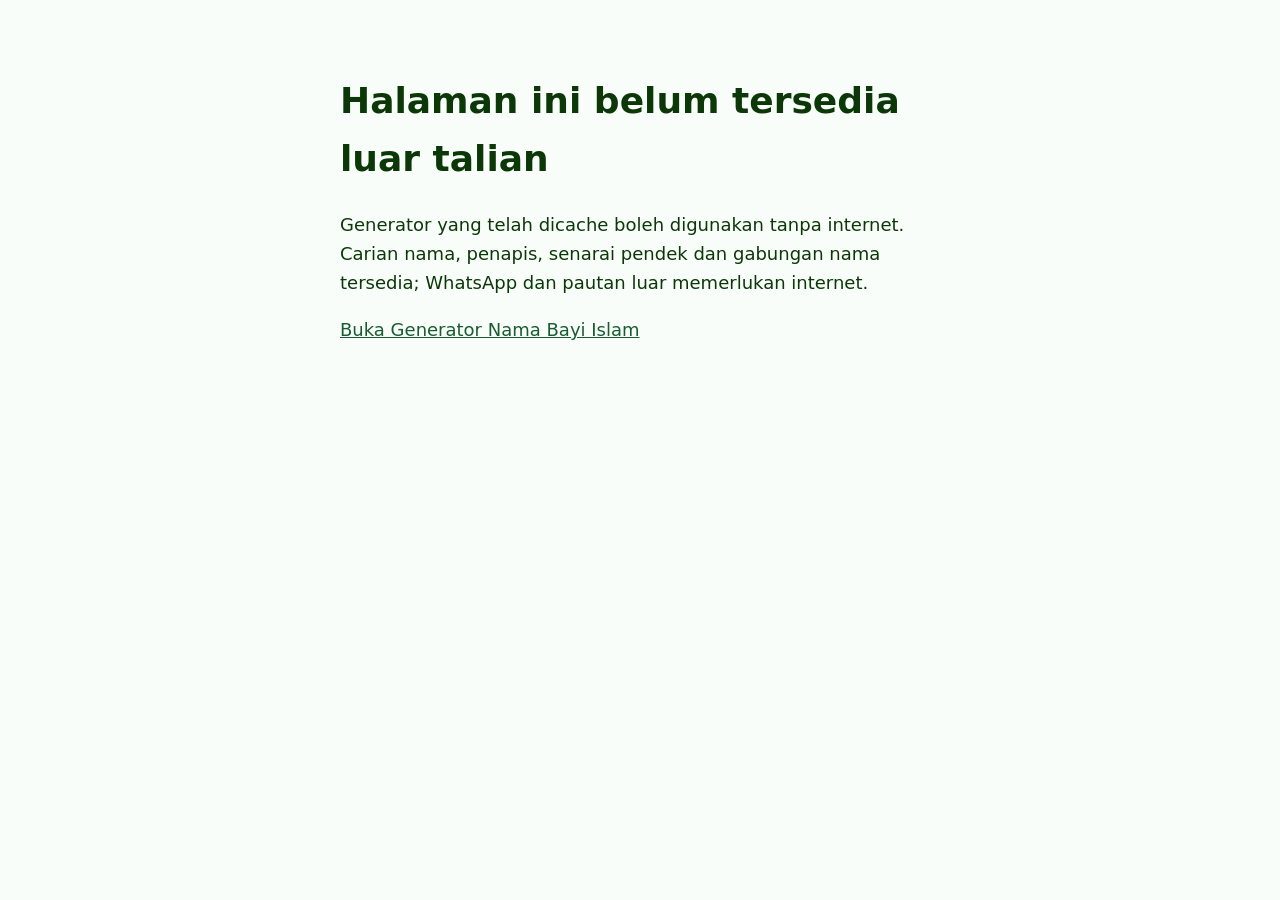
<file: offline.html>
<!doctype html><html lang="ms"><head><meta charset="utf-8"><meta name="viewport" content="width=device-width,initial-scale=1"><meta name="robots" content="noindex,follow"><meta name="theme-color" content="#0c3808"><link rel="manifest" href="/manifest.webmanifest"><title>Luar Talian | Nama Bayi IlmuAlam</title><style>body{margin:0;padding:48px 24px;font:18px/1.6 system-ui;background:#f8fdf9;color:#0c3808}main{max-width:600px;margin:auto}a{color:#195c32}a:focus-visible{outline:3px solid #5b21b6}</style></head><body><main><h1>Halaman ini belum tersedia luar talian</h1><p>Generator yang telah dicache boleh digunakan tanpa internet. Carian nama, penapis, senarai pendek dan gabungan nama tersedia; WhatsApp dan pautan luar memerlukan internet.</p><p><a href="/">Buka Generator Nama Bayi Islam</a></p></main></body></html>
</file>
<file: asset/css/baby-name.min.css>
.nbx-wrap{all:initial;display:block;font-family:system-ui,-apple-system,'Segoe UI',sans-serif;box-sizing:border-box;background:#f8fdf9;border-radius:20px;overflow:hidden;max-width:820px;margin:0 auto;box-shadow:0 4px 40px rgba(12,56,8,0.10);} .nbx-wrap *,.nbx-wrap *::before,.nbx-wrap *::after{box-sizing:border-box;margin:0;padding:0;} .nbx-header{background:linear-gradient(135deg,#0c3808 0%,#1a5c12 50%,#249749 100%);padding:32px 28px 24px;position:relative;overflow:hidden;} .nbx-header::before{content:'';position:absolute;top:-40px;right:-40px;width:200px;height:200px;border-radius:50%;background:rgba(255,255,255,0.04);} .nbx-header::after{content:'';position:absolute;bottom:-60px;left:30%;width:280px;height:280px;border-radius:50%;background:rgba(255,255,255,0.03);} .nbx-logo-row{display:flex;align-items:center;gap:10px;margin-bottom:6px;} .nbx-logo-icon{width:36px;height:36px;background:rgba(255,255,255,0.15);border-radius:10px;display:flex;align-items:center;justify-content:center;font-size:18px;} .nbx-logo-text{color:rgba(255,255,255,0.7);font-size:11px;font-weight:600;letter-spacing:2px;text-transform:uppercase;} .nbx-title{font-size:clamp(20px,4vw,28px);font-weight:800;color:#fff;line-height:1.2;position:relative;z-index:1;margin-bottom:6px;} .nbx-subtitle{color:rgba(255,255,255,0.75);font-size:13px;font-weight:400;position:relative;z-index:1;} .nbx-stats-row{display:flex;gap:16px;margin-top:20px;position:relative;z-index:1;flex-wrap:wrap;} .nbx-stat{background:rgba(255,255,255,0.12);border:1px solid rgba(255,255,255,0.15);border-radius:10px;padding:8px 14px;text-align:center;backdrop-filter:blur(4px);} .nbx-stat-num{font-size:18px;font-weight:800;color:#fff;line-height:1;} .nbx-stat-label{font-size:10px;color:rgba(255,255,255,0.65);font-weight:500;margin-top:2px;text-transform:uppercase;letter-spacing:0.5px;} .nbx-gender-bar{display:flex;background:#fff;border-bottom:2px solid #e8f5e9;padding:0 20px;} .nbx-gender-tab{flex:1;padding:14px 8px;text-align:center;font-size:14px;font-weight:700;color:#888;cursor:pointer;border-bottom:3px solid transparent;margin-bottom:-2px;transition:all 0.2s;display:flex;align-items:center;justify-content:center;gap:6px;user-select:none;} .nbx-gender-tab.active{color:#0c3808;border-bottom-color:#249749;} .nbx-gender-tab:hover:not(.active){color:#249749;} .nbx-filters{background:#fff;padding:16px 20px;border-bottom:1px solid #e8f5e9;display:flex;flex-direction:column;gap:12px;} .nbx-search-row{position:relative;} .nbx-search-icon{position:absolute;left:12px;top:50%;transform:translateY(-50%);color:#aaa;font-size:14px;pointer-events:none;} .nbx-search-input{width:100%;padding:11px 12px 11px 36px;border:1.5px solid #ddd;border-radius:10px;font-size:14px;font-family:inherit;outline:none;transition:border-color 0.2s;background:#f9f9f9;color:#222;} .nbx-search-input:focus{border-color:#249749;background:#fff;} .nbx-search-input::placeholder{color:#bbb;} .nbx-filter-row{display:flex;gap:8px;flex-wrap:wrap;} .nbx-select{flex:1;min-width:120px;padding:9px 10px;border:1.5px solid #ddd;border-radius:9px;font-size:13px;font-family:inherit;outline:none;background:#f9f9f9;color:#333;cursor:pointer;transition:border-color 0.2s;appearance:none;background-image:url("data:image/svg+xml,%3Csvg xmlns='http://www.w3.org/2000/svg' width='12' height='8' viewBox='0 0 12 8'%3E%3Cpath d='M1 1l5 5 5-5' stroke='%23888' stroke-width='1.5' fill='none' stroke-linecap='round'/%3E%3C/svg%3E");background-repeat:no-repeat;background-position:right 10px center;padding-right:28px;} .nbx-select:focus{border-color:#249749;background-color:#fff;} .nbx-filter-chips{display:flex;gap:6px;flex-wrap:wrap;} .nbx-chip{padding:5px 12px;border-radius:20px;border:1.5px solid #ddd;font-size:12px;font-weight:600;cursor:pointer;transition:all 0.15s;background:#fff;color:#666;user-select:none;} .nbx-chip:hover{border-color:#249749;color:#249749;} .nbx-chip.active{background:#249749;border-color:#249749;color:#fff;} .nbx-filter-actions{display:flex;justify-content:space-between;align-items:center;} .nbx-result-count{font-size:12px;color:#888;font-weight:500;} .nbx-result-count span{color:#249749;font-weight:700;} .nbx-clear-btn{font-size:12px;color:#aaa;cursor:pointer;border:none;background:none;font-family:inherit;padding:4px 8px;border-radius:6px;transition:all 0.15s;} .nbx-clear-btn:hover{color:#e53935;background:#fff0f0;} .nbx-grid-wrap{padding:16px 20px 8px;background:#f8fdf9;} .nbx-grid{display:grid;grid-template-columns:repeat(auto-fill,minmax(220px,1fr));gap:10px;} .nbx-card{background:#fff;border-radius:14px;padding:14px 14px 12px;border:1.5px solid #e8f5e9;transition:all 0.2s;cursor:pointer;position:relative;overflow:hidden;} .nbx-card::before{content:'';position:absolute;top:0;left:0;width:3px;height:100%;background:#249749;opacity:0;transition:opacity 0.2s;} .nbx-card:hover{border-color:#249749;box-shadow:0 4px 16px rgba(36,151,73,0.12);transform:translateY(-1px);} .nbx-card:hover::before{opacity:1;} .nbx-card.saved{border-color:#249749;background:#f0faf2;} .nbx-card.saved::before{opacity:1;background:#f9a825;} .nbx-card-arabic{font-family:'Traditional Arabic','Noto Naskh Arabic',serif;font-size:1.8rem;color:#0c3808;font-weight:600;text-align:right;line-height:1.4;margin-bottom:6px;direction:rtl;} .nbx-card-name{font-size:15px;font-weight:800;color:#1a1a1a;margin-bottom:2px;} .nbx-card-meaning{font-size:12px;color:#666;line-height:1.4;margin-bottom:8px;} .nbx-card-tags{display:flex;gap:4px;flex-wrap:wrap;margin-bottom:10px;} .nbx-tag{font-size:10px;padding:2px 7px;border-radius:10px;font-weight:600;letter-spacing:0.2px;} .nbx-tag-quran{background:#e8f5e9;color:#2e7d32;} .nbx-tag-nabi{background:#fff3e0;color:#e65100;} .nbx-tag-hadith{background:#e3f2fd;color:#1565c0;} .nbx-tag-umum{background:#f3e5f5;color:#6a1b9a;} .nbx-tag-sahabat{background:#fce4ec;color:#880e4f;} .nbx-card-actions{display:flex;gap:6px;} .nbx-btn-copy,.nbx-btn-wa,.nbx-btn-save{flex:1;padding:7px 4px;border-radius:8px;border:none;font-size:11px;font-weight:700;cursor:pointer;transition:all 0.15s;font-family:inherit;display:flex;align-items:center;justify-content:center;gap:3px;} .nbx-btn-copy{background:#e8f5e9;color:#2e7d32;} .nbx-btn-copy:hover{background:#249749;color:#fff;} .nbx-btn-copy.copied{background:#1b5e20;color:#fff;} .nbx-btn-wa{background:#e8f5f0;color:#00796b;} .nbx-btn-wa:hover{background:#25d366;color:#fff;} .nbx-btn-save{background:#fff8e1;color:#f9a825;border:1.5px solid #ffe082;flex:0 0 36px;} .nbx-btn-save:hover{background:#f9a825;color:#fff;border-color:#f9a825;} .nbx-btn-save.saved{background:#f9a825;color:#fff;border-color:#f9a825;} .nbx-empty{text-align:center;padding:48px 20px;color:#aaa;} .nbx-empty-icon{font-size:40px;margin-bottom:12px;} .nbx-empty-title{font-size:16px;font-weight:700;color:#888;margin-bottom:6px;} .nbx-empty-sub{font-size:13px;} .nbx-pagination{display:flex;align-items:center;justify-content:center;gap:6px;padding:16px 20px 20px;flex-wrap:wrap;} .nbx-page-btn{width:34px;height:34px;border-radius:8px;border:1.5px solid #ddd;background:#fff;font-size:13px;font-weight:700;cursor:pointer;font-family:inherit;color:#444;transition:all 0.15s;display:flex;align-items:center;justify-content:center;} .nbx-page-btn:hover{border-color:#249749;color:#249749;} .nbx-page-btn.active{background:#249749;border-color:#249749;color:#fff;} .nbx-page-btn:disabled{opacity:0.35;cursor:not-allowed;} .nbx-page-info{font-size:12px;color:#888;padding:0 8px;} .nbx-shortlist-bar{background:#0c3808;padding:12px 20px;display:flex;align-items:center;justify-content:space-between;gap:12px;flex-wrap:wrap;} .nbx-shortlist-label{font-size:12px;font-weight:700;color:rgba(255,255,255,0.8);text-transform:uppercase;letter-spacing:0.5px;} .nbx-shortlist-names{display:flex;gap:6px;flex-wrap:wrap;flex:1;} .nbx-shortlist-pill{background:rgba(255,255,255,0.12);color:#fff;font-size:11px;font-weight:700;padding:4px 10px;border-radius:20px;display:flex;align-items:center;gap:4px;} .nbx-shortlist-remove{cursor:pointer;opacity:0.6;transition:opacity 0.15s;font-size:12px;} .nbx-shortlist-remove:hover{opacity:1;} .nbx-shortlist-wa{padding:8px 14px;background:#25d366;color:#fff;border:none;border-radius:8px;font-size:12px;font-weight:700;cursor:pointer;font-family:inherit;white-space:nowrap;transition:background 0.15s;} .nbx-shortlist-wa:hover{background:#1db954;} .nbx-shortlist-empty{font-size:12px;color:rgba(255,255,255,0.5);flex:1;font-style:italic;} .nbx-combiner{background:#fff;border-top:2px solid #e8f5e9;padding:16px 20px;} .nbx-combiner-title{font-size:13px;font-weight:800;color:#0c3808;margin-bottom:10px;display:flex;align-items:center;gap:6px;} .nbx-combiner-row{display:flex;gap:8px;align-items:center;flex-wrap:wrap;} .nbx-combiner-select{flex:1;min-width:130px;padding:9px 10px;border:1.5px solid #ddd;border-radius:9px;font-size:13px;font-family:inherit;outline:none;background:#f9f9f9;color:#333;cursor:pointer;} .nbx-combiner-select:focus{border-color:#249749;} .nbx-combiner-plus{font-size:18px;color:#ccc;font-weight:300;} .nbx-combine-btn{padding:9px 16px;background:#249749;color:#fff;border:none;border-radius:9px;font-size:13px;font-weight:700;cursor:pointer;font-family:inherit;transition:background 0.15s;white-space:nowrap;} .nbx-combine-btn:hover{background:#1a7a38;} .nbx-combine-result{margin-top:12px;background:#f0faf2;border:1.5px solid #c8e6c9;border-radius:12px;padding:14px 16px;display:none;} .nbx-combine-result.show{display:block;} .nbx-combine-result-name{font-size:20px;font-weight:800;color:#0c3808;margin-bottom:4px;} .nbx-combine-result-arabic{font-family:'Traditional Arabic','Noto Naskh Arabic',serif;font-size:24px;color:#249749;direction:rtl;text-align:right;margin-bottom:6px;} .nbx-combine-result-meaning{font-size:13px;color:#555;line-height:1.5;} .nbx-combine-result-actions{display:flex;gap:8px;margin-top:10px;} .nbx-combine-copy,.nbx-combine-wa{padding:8px 14px;border-radius:8px;border:none;font-size:12px;font-weight:700;cursor:pointer;font-family:inherit;transition:all 0.15s;} .nbx-combine-copy{background:#e8f5e9;color:#2e7d32;} .nbx-combine-copy:hover{background:#249749;color:#fff;} .nbx-combine-wa{background:#e8f5f0;color:#00796b;} .nbx-combine-wa:hover{background:#25d366;color:#fff;} .nbx-footer{background:#f0faf2;padding:12px 20px;border-top:1px solid #e8f5e9;display:flex;align-items:center;justify-content:space-between;flex-wrap:wrap;gap:8px;} .nbx-footer-note{font-size:11px;color:#aaa;line-height:1.4;} .nbx-footer-brand{font-size:11px;font-weight:700;color:#249749;} .nbx-loading{text-align:center;padding:60px 20px;color:#249749;} .nbx-spinner{width:32px;height:32px;border:3px solid #e8f5e9;border-top-color:#249749;border-radius:50%;animation:nbxSpin 0.8s linear infinite;margin:0 auto 12px;} @keyframes nbxSpin{ to{transform:rotate(360deg);} } @media (max-width:580px){ .nbx-header{padding:24px 16px 20px;} .nbx-filters,.nbx-grid-wrap,.nbx-pagination,.nbx-combiner{padding-left:14px;padding-right:14px;} .nbx-grid{grid-template-columns:1fr 1fr;gap:8px;} .nbx-stats-row{gap:8px;} .nbx-card-arabic{font-size:18px;} } @media (max-width:400px){ .nbx-grid{grid-template-columns:1fr;} .nbx-filter-row{flex-direction:column;} .nbx-combiner-row{flex-direction:column;} .nbx-combiner-select{min-width:100%;} } body{margin:0;background:#f8fdf9;color:#192b1c;font-family:system-ui,-apple-system,'Segoe UI',sans-serif}button,input,select{font:inherit}button{touch-action:manipulation} .nbx-wrap{font-family:system-ui,-apple-system,'Segoe UI',sans-serif}.nbx-gender-tab{border:0;border-bottom:3px solid transparent;background:#fff;font-family:inherit}.nbx-chip.active,.nbx-page-btn.active,.nbx-combine-btn{background:#196c34;border-color:#196c34}.nbx-shortlist-wa{background:#196c34}.nbx-gender-tab,.nbx-result-count,.nbx-page-info,.nbx-clear-btn,.nbx-footer-note,.nbx-empty,.nbx-empty-title{color:#555}.nbx-search-input::placeholder{color:#666}.nbx-stat-label,.nbx-subtitle,.nbx-logo-text,.nbx-shortlist-empty{color:#fff}.nbx-tag-nabi{color:#a13a00}.nbx-btn-save{color:#805000}.nbx-btn-save.saved{background:#ffe082;color:#594000}.nbx-chip{min-height:36px}.nbx-btn-copy,.nbx-btn-wa,.nbx-btn-save,.nbx-clear-btn,.nbx-page-btn{min-height:36px}.nbx-shortlist-remove{border:0;background:transparent;color:#fff;opacity:1;padding:5px;min-width:28px;min-height:28px}.nbx-footer-brand,.nbx-result-count span,.nbx-combine-result-arabic{color:#196c34}.nbx-card{cursor:default}.nbx-card-name{line-height:1.3} button:focus-visible,a:focus-visible,input:focus-visible,select:focus-visible{outline:3px solid #5b21b6;outline-offset:3px}.skip-link{position:absolute;left:12px;top:-100px;background:white;padding:12px;z-index:10}.skip-link:focus{top:12px}.seo-wrap{font-family:system-ui,-apple-system,'Segoe UI',sans-serif}.seo-wrap h1{font-size:clamp(1.65rem,4vw,2.2rem);line-height:1.2;margin:0 0 16px}.seo-wrap a,.site-footer a{color:#195c32;text-underline-offset:3px}.data-note{font-size:.85rem!important}.site-footer{text-align:center;padding:24px;font-size:.9rem} @media(prefers-reduced-motion:reduce){*,*::before,*::after{animation:none!important;transition:none!important;scroll-behavior:auto!important}}
.nbx-grid-wrap{content-visibility:auto;contain-intrinsic-size:auto 2400px}.seo-step-num{background:#5b21b6}

#pwaNotice{position:fixed;z-index:20;bottom:16px;left:16px;right:16px;max-width:540px;margin:auto;padding:16px;background:#fff;border:2px solid #0c3808;border-radius:12px;box-shadow:0 4px 24px #0002}#pwaNotice p{margin:0 0 12px}#pwaNotice div{display:flex;gap:8px}#pwaNotice button,#pwaInstall{border:1px solid #195c32;border-radius:6px;padding:8px 12px;background:#fff;color:#195c32;cursor:pointer}#pwaNotice[hidden],#pwaInstall[hidden],#pwaUpdate[hidden]{display:none}
</file>
